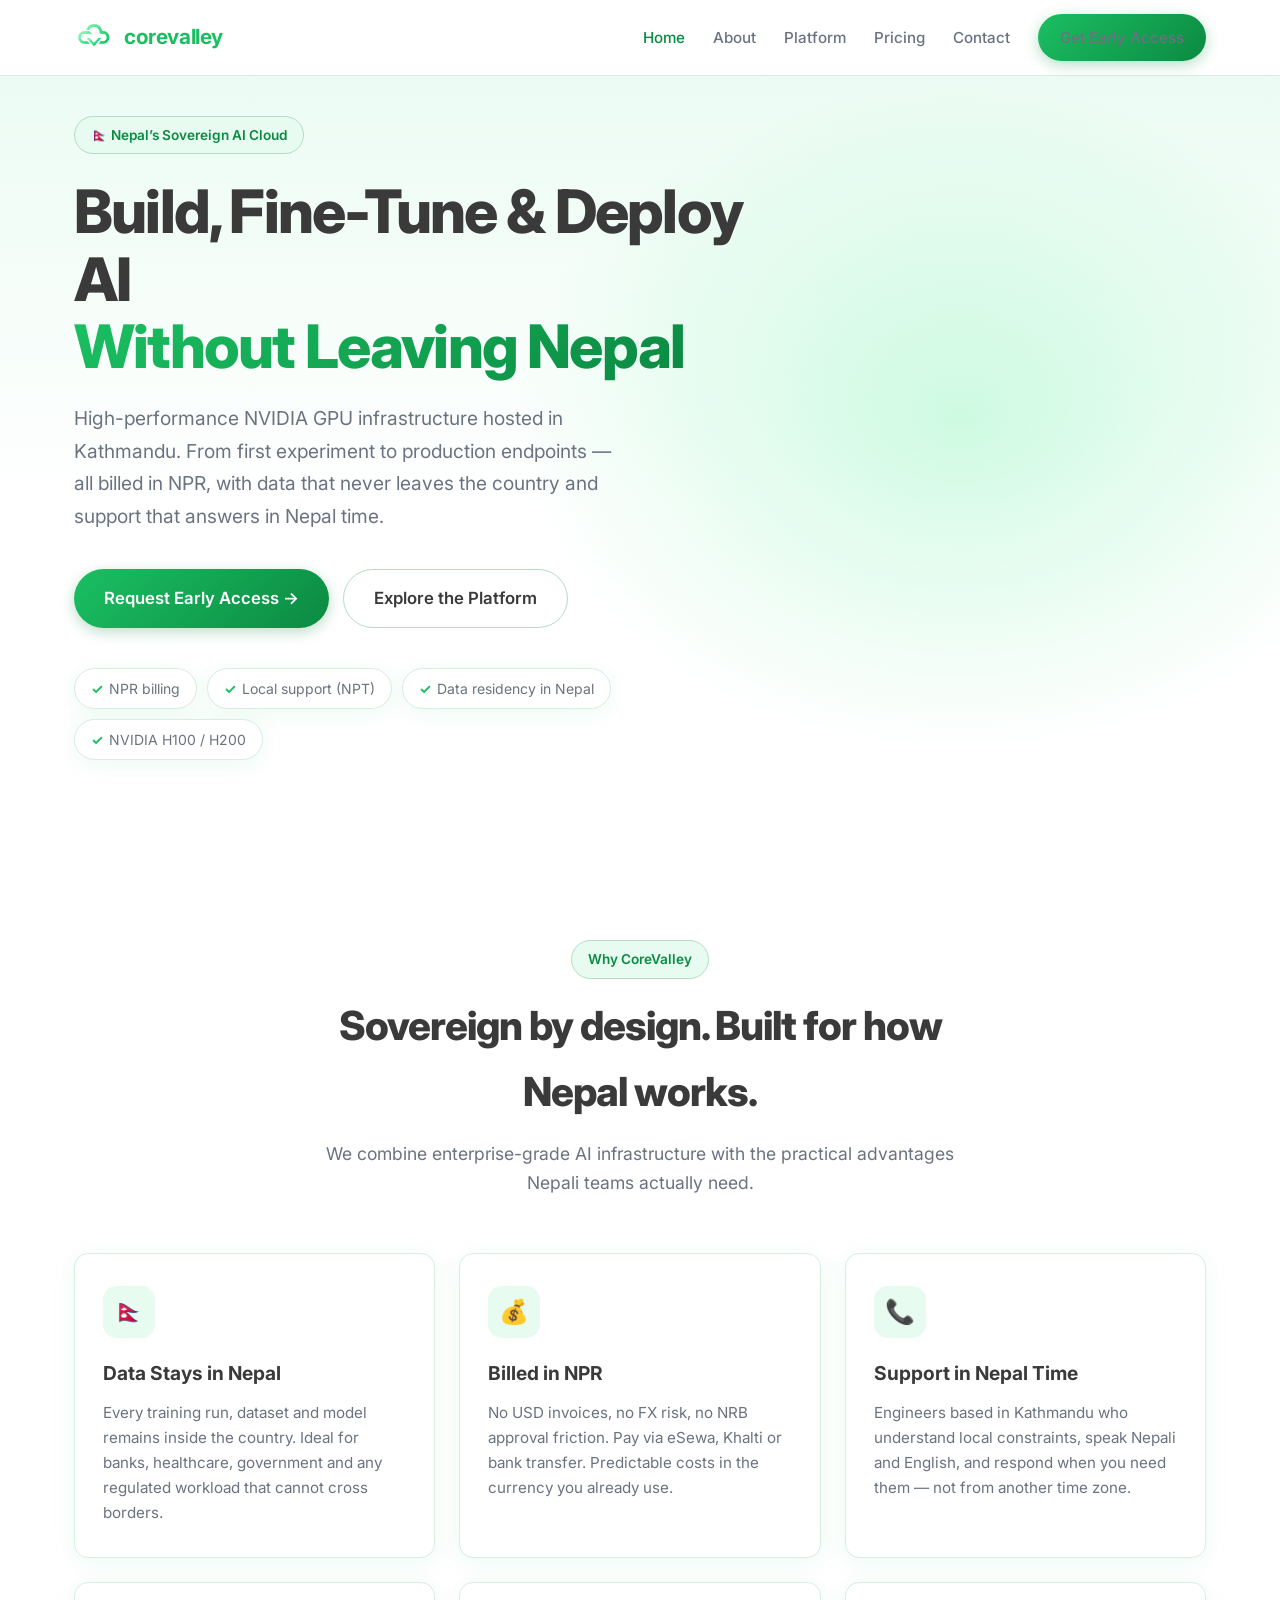
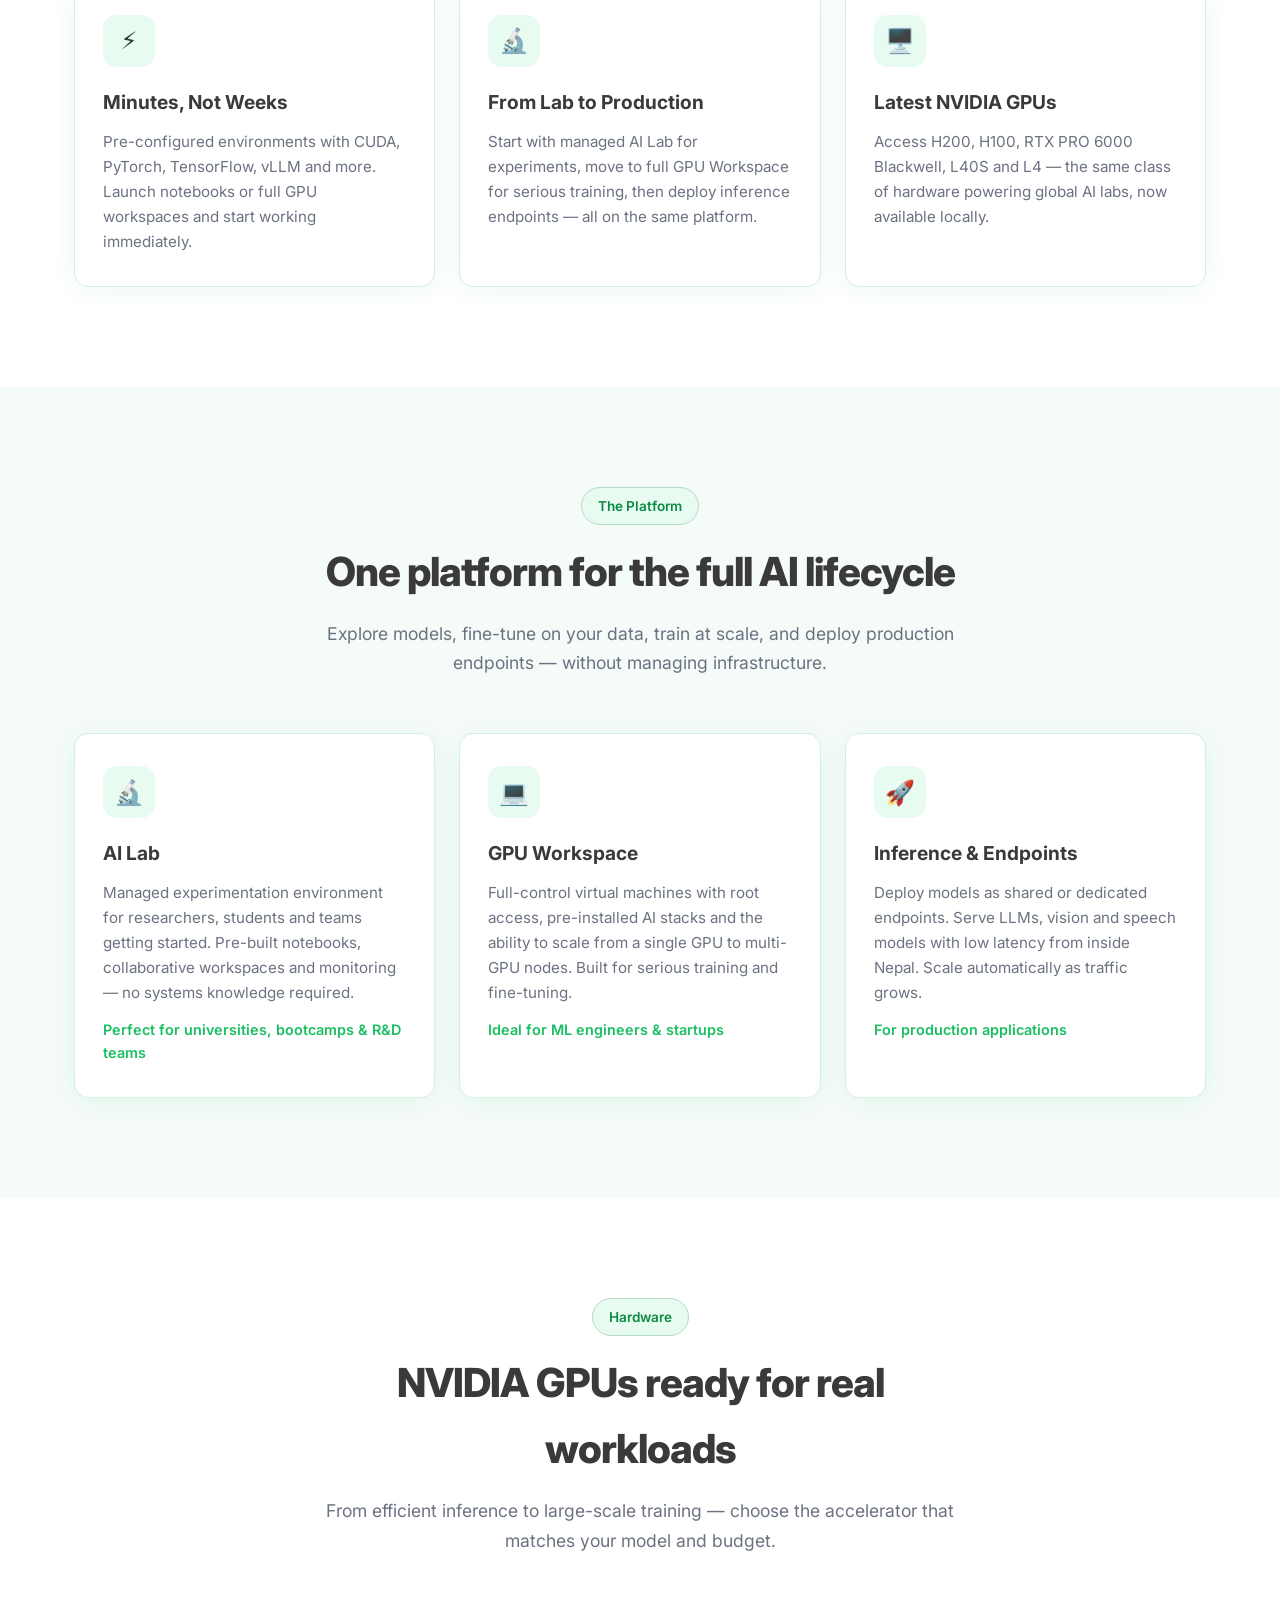
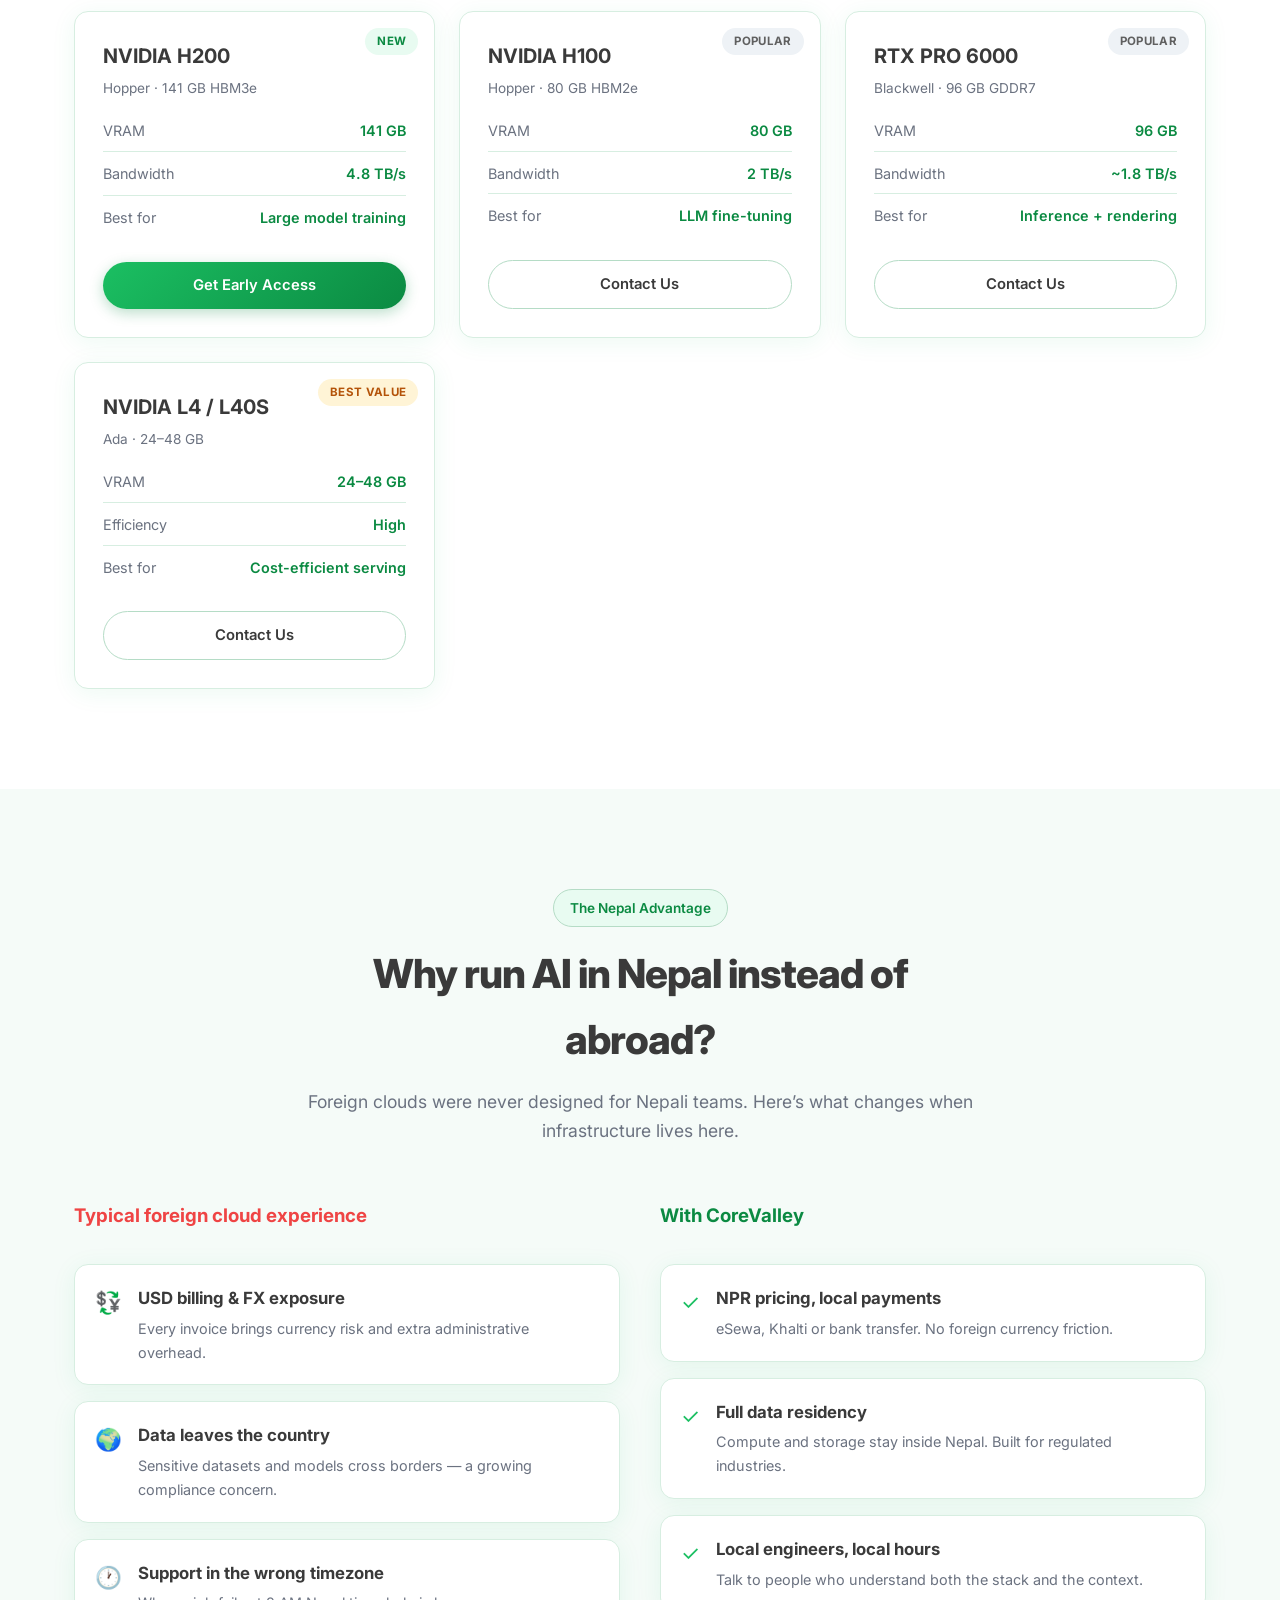
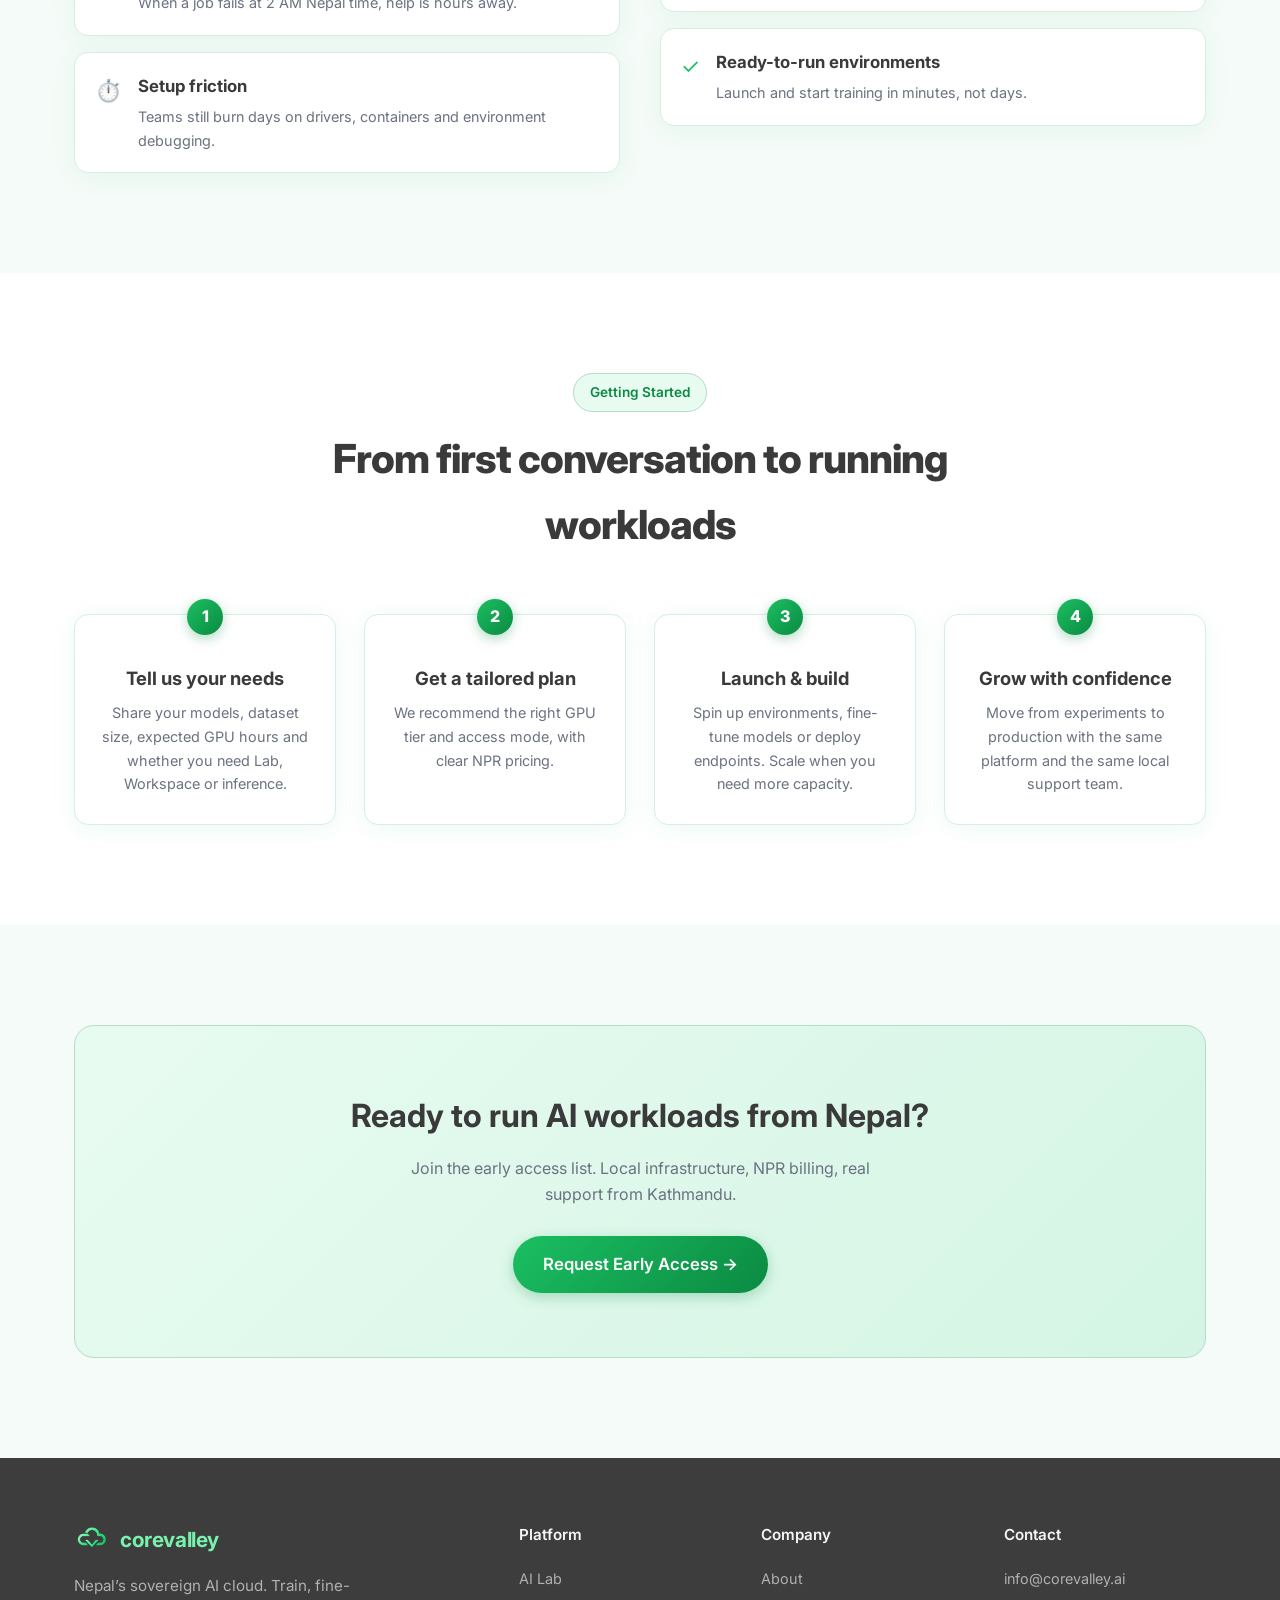
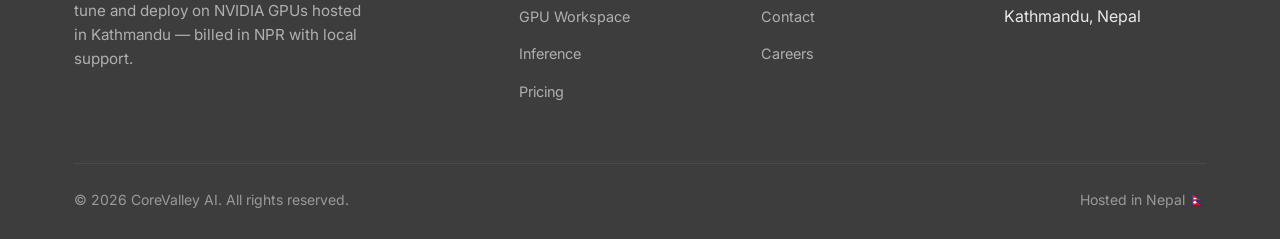
<file: index.html>
<!DOCTYPE html>
<html lang="en">
<head>
  <meta charset="UTF-8">
  <meta name="viewport" content="width=device-width, initial-scale=1.0">
  <title>CoreValley AI — Nepal’s Sovereign AI Cloud</title>
  <meta name="description" content="CoreValley AI is Nepal’s sovereign AI cloud. Train, fine-tune and deploy models on NVIDIA GPUs hosted in Kathmandu. Billed in NPR with local support.">
  <link rel="preconnect" href="https://fonts.googleapis.com">
  <link rel="preconnect" href="https://fonts.gstatic.com" crossorigin>
  <link href="https://fonts.googleapis.com/css2?family=Inter:wght@400;500;600;700;800&display=swap" rel="stylesheet">
  <link rel="stylesheet" href="css/style.css">
  <link rel="icon" href="images/logo.png" type="image/png">
</head>
<body>
  <header class="header">
    <div class="container nav">
      <a href="index.html" class="logo">
        <img src="images/logo.png" alt="CoreValley AI">
        <span>corevalley</span>
      </a>
      <nav class="nav-links">
        <a href="index.html" class="active">Home</a>
        <a href="about.html">About</a>
        <a href="services.html">Platform</a>
        <a href="pricing.html">Pricing</a>
        <a href="contact.html">Contact</a>
        <a href="contact.html" class="btn btn-primary">Get Early Access</a>
      </nav>
      <button class="menu-toggle" aria-label="Toggle menu">
        <span></span><span></span><span></span>
      </button>
    </div>
  </header>

  <!-- Hero -->
  <section class="hero">
    <div class="container">
      <div class="hero-content">
        <div class="badge">🇳🇵 Nepal’s Sovereign AI Cloud</div>
        <h1>
          Build, Fine-Tune & Deploy AI<br>
          <span class="highlight">Without Leaving Nepal</span>
        </h1>
        <p>
          High-performance NVIDIA GPU infrastructure hosted in Kathmandu. 
          From first experiment to production endpoints — all billed in NPR, 
          with data that never leaves the country and support that answers in Nepal time.
        </p>
        <div class="hero-cta">
          <a href="contact.html" class="btn btn-primary btn-lg">Request Early Access →</a>
          <a href="services.html" class="btn btn-outline btn-lg">Explore the Platform</a>
        </div>
        <div class="hero-features">
          <span>NPR billing</span>
          <span>Local support (NPT)</span>
          <span>Data residency in Nepal</span>
          <span>NVIDIA H100 / H200</span>
        </div>
      </div>
    </div>
  </section>

  <!-- Value props -->
  <section>
    <div class="container">
      <div class="section-header">
        <div class="badge">Why CoreValley</div>
        <h2>Sovereign by design. Built for how Nepal works.</h2>
        <p>We combine enterprise-grade AI infrastructure with the practical advantages Nepali teams actually need.</p>
      </div>
      <div class="features-grid">
        <div class="feature-card">
          <div class="feature-icon">🇳🇵</div>
          <h3>Data Stays in Nepal</h3>
          <p>Every training run, dataset and model remains inside the country. Ideal for banks, healthcare, government and any regulated workload that cannot cross borders.</p>
        </div>
        <div class="feature-card">
          <div class="feature-icon">💰</div>
          <h3>Billed in NPR</h3>
          <p>No USD invoices, no FX risk, no NRB approval friction. Pay via eSewa, Khalti or bank transfer. Predictable costs in the currency you already use.</p>
        </div>
        <div class="feature-card">
          <div class="feature-icon">📞</div>
          <h3>Support in Nepal Time</h3>
          <p>Engineers based in Kathmandu who understand local constraints, speak Nepali and English, and respond when you need them — not from another time zone.</p>
        </div>
        <div class="feature-card">
          <div class="feature-icon">⚡</div>
          <h3>Minutes, Not Weeks</h3>
          <p>Pre-configured environments with CUDA, PyTorch, TensorFlow, vLLM and more. Launch notebooks or full GPU workspaces and start working immediately.</p>
        </div>
        <div class="feature-card">
          <div class="feature-icon">🔬</div>
          <h3>From Lab to Production</h3>
          <p>Start with managed AI Lab for experiments, move to full GPU Workspace for serious training, then deploy inference endpoints — all on the same platform.</p>
        </div>
        <div class="feature-card">
          <div class="feature-icon">🖥️</div>
          <h3>Latest NVIDIA GPUs</h3>
          <p>Access H200, H100, RTX PRO 6000 Blackwell, L40S and L4 — the same class of hardware powering global AI labs, now available locally.</p>
        </div>
      </div>
    </div>
  </section>

  <!-- Platform overview -->
  <section class="bg-alt">
    <div class="container">
      <div class="section-header">
        <div class="badge">The Platform</div>
        <h2>One platform for the full AI lifecycle</h2>
        <p>Explore models, fine-tune on your data, train at scale, and deploy production endpoints — without managing infrastructure.</p>
      </div>
      <div class="features-grid" style="grid-template-columns: repeat(auto-fit, minmax(320px, 1fr));">
        <div class="feature-card">
          <div class="feature-icon">🔬</div>
          <h3>AI Lab</h3>
          <p>Managed experimentation environment for researchers, students and teams getting started. Pre-built notebooks, collaborative workspaces and monitoring — no systems knowledge required.</p>
          <p style="margin-top:12px;font-size:0.9rem;color:var(--primary);font-weight:600;">Perfect for universities, bootcamps & R&D teams</p>
        </div>
        <div class="feature-card">
          <div class="feature-icon">💻</div>
          <h3>GPU Workspace</h3>
          <p>Full-control virtual machines with root access, pre-installed AI stacks and the ability to scale from a single GPU to multi-GPU nodes. Built for serious training and fine-tuning.</p>
          <p style="margin-top:12px;font-size:0.9rem;color:var(--primary);font-weight:600;">Ideal for ML engineers & startups</p>
        </div>
        <div class="feature-card">
          <div class="feature-icon">🚀</div>
          <h3>Inference & Endpoints</h3>
          <p>Deploy models as shared or dedicated endpoints. Serve LLMs, vision and speech models with low latency from inside Nepal. Scale automatically as traffic grows.</p>
          <p style="margin-top:12px;font-size:0.9rem;color:var(--primary);font-weight:600;">For production applications</p>
        </div>
      </div>
    </div>
  </section>

  <!-- Hardware -->
  <section>
    <div class="container">
      <div class="section-header">
        <div class="badge">Hardware</div>
        <h2>NVIDIA GPUs ready for real workloads</h2>
        <p>From efficient inference to large-scale training — choose the accelerator that matches your model and budget.</p>
      </div>
      <div class="gpu-grid">
        <div class="gpu-card">
          <span class="tag new">New</span>
          <h3>NVIDIA H200</h3>
          <div class="arch">Hopper · 141 GB HBM3e</div>
          <div class="gpu-specs">
            <div><span>VRAM</span><span>141 GB</span></div>
            <div><span>Bandwidth</span><span>4.8 TB/s</span></div>
            <div><span>Best for</span><span>Large model training</span></div>
          </div>
          <a href="contact.html" class="btn btn-primary">Get Early Access</a>
        </div>
        <div class="gpu-card">
          <span class="tag popular">Popular</span>
          <h3>NVIDIA H100</h3>
          <div class="arch">Hopper · 80 GB HBM2e</div>
          <div class="gpu-specs">
            <div><span>VRAM</span><span>80 GB</span></div>
            <div><span>Bandwidth</span><span>2 TB/s</span></div>
            <div><span>Best for</span><span>LLM fine-tuning</span></div>
          </div>
          <a href="contact.html" class="btn btn-outline">Contact Us</a>
        </div>
        <div class="gpu-card">
          <span class="tag popular">Popular</span>
          <h3>RTX PRO 6000</h3>
          <div class="arch">Blackwell · 96 GB GDDR7</div>
          <div class="gpu-specs">
            <div><span>VRAM</span><span>96 GB</span></div>
            <div><span>Bandwidth</span><span>~1.8 TB/s</span></div>
            <div><span>Best for</span><span>Inference + rendering</span></div>
          </div>
          <a href="contact.html" class="btn btn-outline">Contact Us</a>
        </div>
        <div class="gpu-card">
          <span class="tag value">Best Value</span>
          <h3>NVIDIA L4 / L40S</h3>
          <div class="arch">Ada · 24–48 GB</div>
          <div class="gpu-specs">
            <div><span>VRAM</span><span>24–48 GB</span></div>
            <div><span>Efficiency</span><span>High</span></div>
            <div><span>Best for</span><span>Cost-efficient serving</span></div>
          </div>
          <a href="contact.html" class="btn btn-outline">Contact Us</a>
        </div>
      </div>
    </div>
  </section>

  <!-- Nepal advantage -->
  <section class="bg-alt">
    <div class="container">
      <div class="section-header">
        <div class="badge">The Nepal Advantage</div>
        <h2>Why run AI in Nepal instead of abroad?</h2>
        <p>Foreign clouds were never designed for Nepali teams. Here’s what changes when infrastructure lives here.</p>
      </div>
      <div class="two-col">
        <div class="problem-list">
          <h3 style="margin-bottom:16px;color:#ef4444;">Typical foreign cloud experience</h3>
          <div class="problem-item">
            <div class="icon">💱</div>
            <div>
              <h4>USD billing & FX exposure</h4>
              <p>Every invoice brings currency risk and extra administrative overhead.</p>
            </div>
          </div>
          <div class="problem-item">
            <div class="icon">🌍</div>
            <div>
              <h4>Data leaves the country</h4>
              <p>Sensitive datasets and models cross borders — a growing compliance concern.</p>
            </div>
          </div>
          <div class="problem-item">
            <div class="icon">🕐</div>
            <div>
              <h4>Support in the wrong timezone</h4>
              <p>When a job fails at 2 AM Nepal time, help is hours away.</p>
            </div>
          </div>
          <div class="problem-item">
            <div class="icon">⏱️</div>
            <div>
              <h4>Setup friction</h4>
              <p>Teams still burn days on drivers, containers and environment debugging.</p>
            </div>
          </div>
        </div>
        <div class="solution-list">
          <h3 style="margin-bottom:16px;color:#0B8A42;">With CoreValley</h3>
          <div class="solution-item">
            <div class="icon">✓</div>
            <div>
              <h4>NPR pricing, local payments</h4>
              <p>eSewa, Khalti or bank transfer. No foreign currency friction.</p>
            </div>
          </div>
          <div class="solution-item">
            <div class="icon">✓</div>
            <div>
              <h4>Full data residency</h4>
              <p>Compute and storage stay inside Nepal. Built for regulated industries.</p>
            </div>
          </div>
          <div class="solution-item">
            <div class="icon">✓</div>
            <div>
              <h4>Local engineers, local hours</h4>
              <p>Talk to people who understand both the stack and the context.</p>
            </div>
          </div>
          <div class="solution-item">
            <div class="icon">✓</div>
            <div>
              <h4>Ready-to-run environments</h4>
              <p>Launch and start training in minutes, not days.</p>
            </div>
          </div>
        </div>
      </div>
    </div>
  </section>

  <!-- How it works -->
  <section>
    <div class="container">
      <div class="section-header">
        <div class="badge">Getting Started</div>
        <h2>From first conversation to running workloads</h2>
      </div>
      <div class="steps">
        <div class="step">
          <h3>Tell us your needs</h3>
          <p>Share your models, dataset size, expected GPU hours and whether you need Lab, Workspace or inference.</p>
        </div>
        <div class="step">
          <h3>Get a tailored plan</h3>
          <p>We recommend the right GPU tier and access mode, with clear NPR pricing.</p>
        </div>
        <div class="step">
          <h3>Launch & build</h3>
          <p>Spin up environments, fine-tune models or deploy endpoints. Scale when you need more capacity.</p>
        </div>
        <div class="step">
          <h3>Grow with confidence</h3>
          <p>Move from experiments to production with the same platform and the same local support team.</p>
        </div>
      </div>
    </div>
  </section>

  <!-- CTA -->
  <section class="bg-alt">
    <div class="container">
      <div class="cta-banner">
        <h2>Ready to run AI workloads from Nepal?</h2>
        <p>Join the early access list. Local infrastructure, NPR billing, real support from Kathmandu.</p>
        <a href="contact.html" class="btn btn-primary btn-lg">Request Early Access →</a>
      </div>
    </div>
  </section>

  <footer class="footer">
    <div class="container">
      <div class="footer-grid">
        <div class="footer-brand">
          <a href="index.html" class="logo">
            <img src="images/logo.png" alt="CoreValley" style="height:36px">
            <span>corevalley</span>
          </a>
          <p>Nepal’s sovereign AI cloud. Train, fine-tune and deploy on NVIDIA GPUs hosted in Kathmandu — billed in NPR with local support.</p>
        </div>
        <div>
          <h4>Platform</h4>
          <ul>
            <li><a href="services.html">AI Lab</a></li>
            <li><a href="services.html">GPU Workspace</a></li>
            <li><a href="services.html">Inference</a></li>
            <li><a href="pricing.html">Pricing</a></li>
          </ul>
        </div>
        <div>
          <h4>Company</h4>
          <ul>
            <li><a href="about.html">About</a></li>
            <li><a href="contact.html">Contact</a></li>
            <li><a href="https://www.linkedin.com/company/corevalleyai/jobs/">Careers</a></li>
          </ul>
        </div>
        <div>
          <h4>Contact</h4>
          <ul>
            <li><a href="mailto:info@corevalley.ai">info@corevalley.ai</a></li>
            <li>Kathmandu, Nepal</li>
          </ul>
        </div>
      </div>
      <div class="footer-bottom">
        <span>© 2026 CoreValley AI. All rights reserved.</span>
        <span>Hosted in Nepal 🇳🇵</span>
      </div>
    </div>
  </footer>

  <script src="js/main.js"></script>
</body>
</html>
</file>
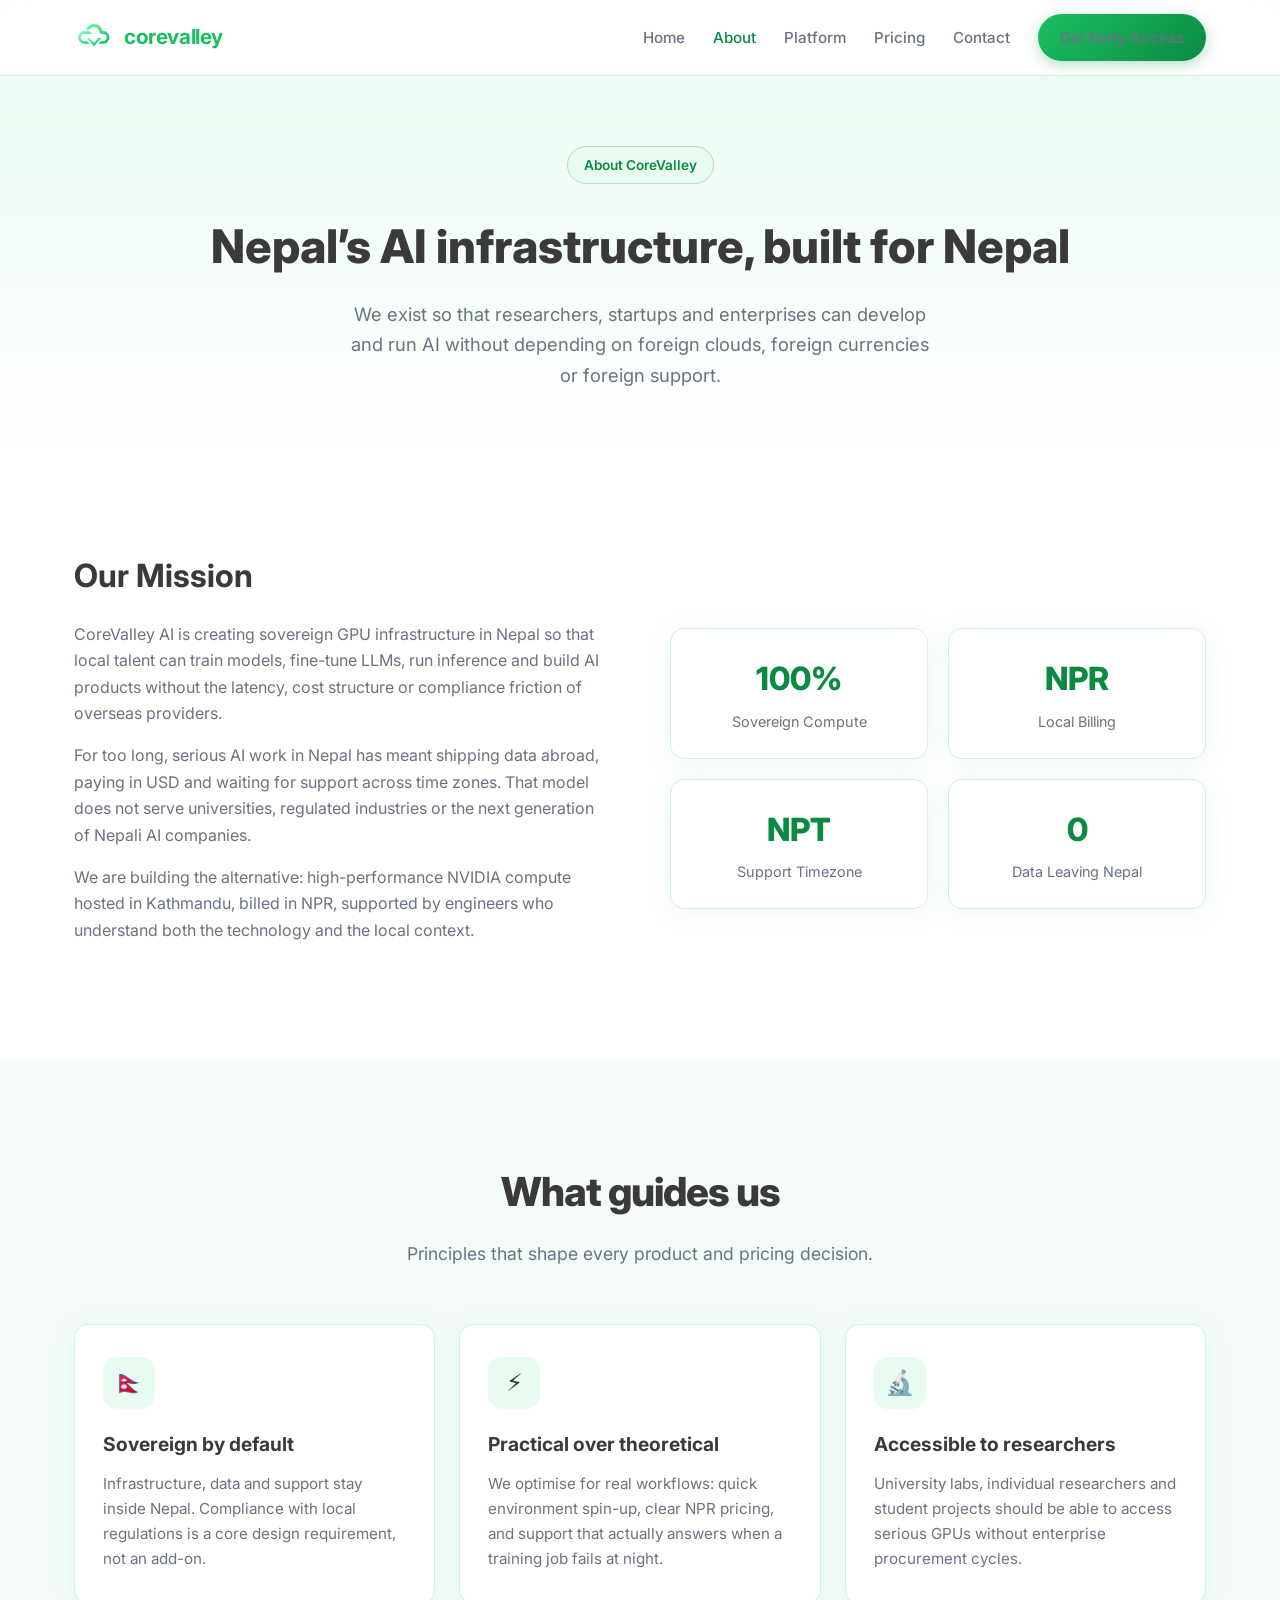
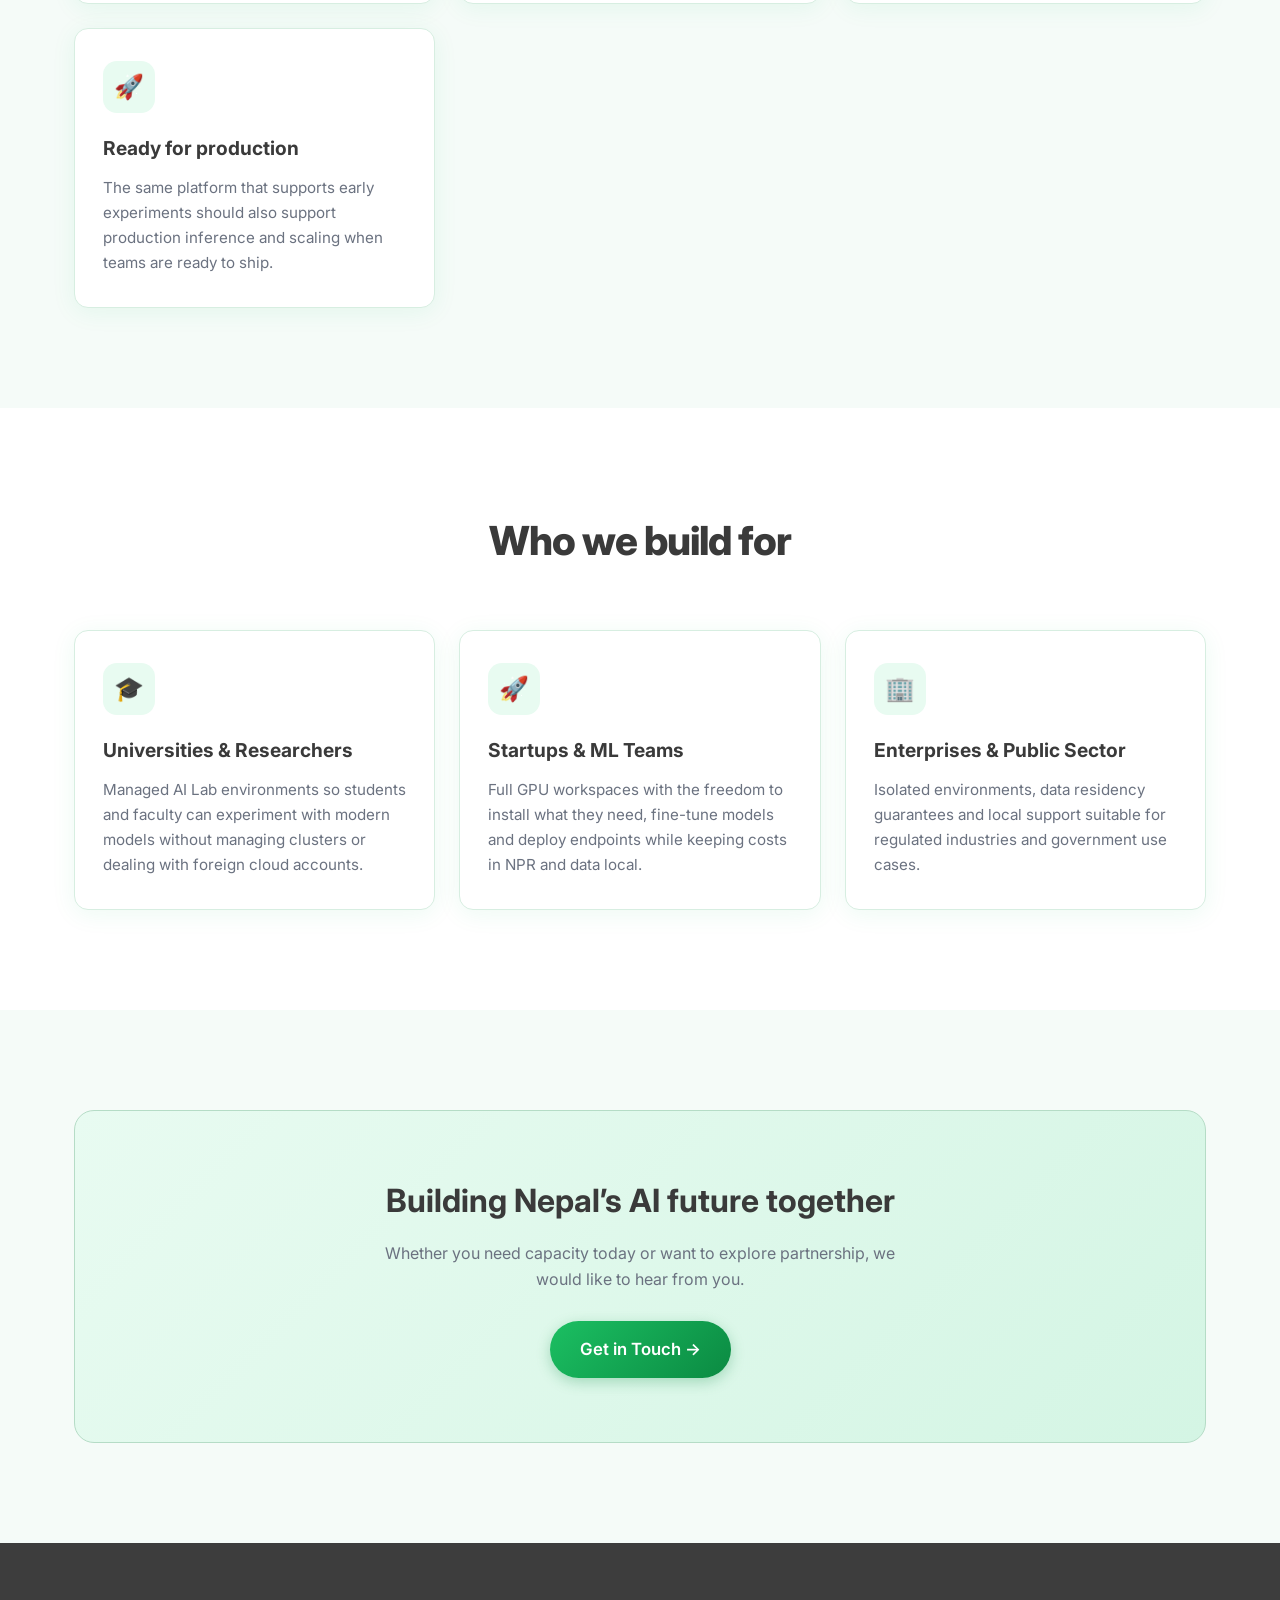
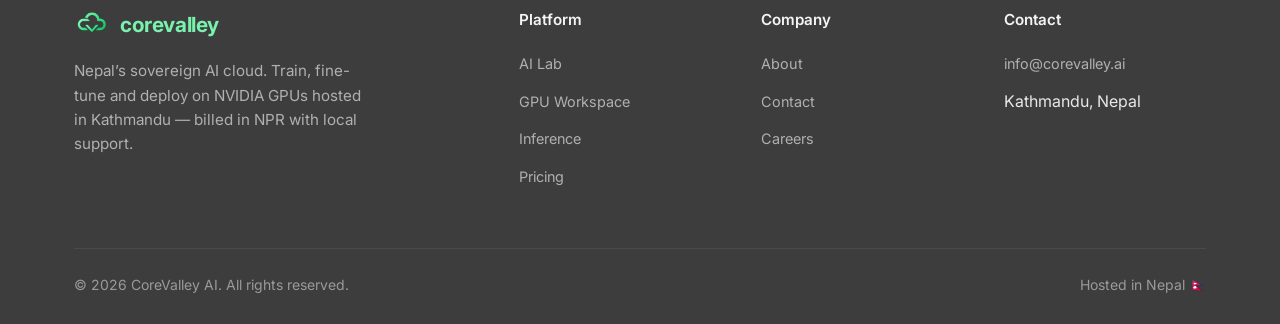
<file: about.html>
<!DOCTYPE html>
<html lang="en">
<head>
  <meta charset="UTF-8">
  <meta name="viewport" content="width=device-width, initial-scale=1.0">
  <title>About — CoreValley AI</title>
  <meta name="description" content="CoreValley AI is building Nepal’s sovereign AI cloud so researchers, startups and enterprises can train and deploy models without sending data abroad.">
  <link rel="preconnect" href="https://fonts.googleapis.com">
  <link rel="preconnect" href="https://fonts.gstatic.com" crossorigin>
  <link href="https://fonts.googleapis.com/css2?family=Inter:wght@400;500;600;700;800&display=swap" rel="stylesheet">
  <link rel="stylesheet" href="css/style.css">
  <link rel="icon" href="images/logo.png" type="image/png">
</head>
<body>
  <header class="header">
    <div class="container nav">
      <a href="index.html" class="logo">
        <img src="images/logo.png" alt="CoreValley AI">
        <span>corevalley</span>
      </a>
      <nav class="nav-links">
        <a href="index.html">Home</a>
        <a href="about.html" class="active">About</a>
        <a href="services.html">Platform</a>
        <a href="pricing.html">Pricing</a>
        <a href="contact.html">Contact</a>
        <a href="contact.html" class="btn btn-primary">Get Early Access</a>
      </nav>
      <button class="menu-toggle" aria-label="Toggle menu">
        <span></span><span></span><span></span>
      </button>
    </div>
  </header>

  <section class="page-hero">
    <div class="container">
      <div class="badge">About CoreValley</div>
      <h1>Nepal’s AI infrastructure, built for Nepal</h1>
      <p>We exist so that researchers, startups and enterprises can develop and run AI without depending on foreign clouds, foreign currencies or foreign support.</p>
    </div>
  </section>

  <section>
    <div class="container">
      <div class="about-content">
        <div class="about-text">
          <h2>Our Mission</h2>
          <p>
            CoreValley AI is creating sovereign GPU infrastructure in Nepal so that local talent can train models, fine-tune LLMs, run inference and build AI products without the latency, cost structure or compliance friction of overseas providers.
          </p>
          <p>
            For too long, serious AI work in Nepal has meant shipping data abroad, paying in USD and waiting for support across time zones. That model does not serve universities, regulated industries or the next generation of Nepali AI companies.
          </p>
          <p>
            We are building the alternative: high-performance NVIDIA compute hosted in Kathmandu, billed in NPR, supported by engineers who understand both the technology and the local context.
          </p>
        </div>
        <div class="stats">
          <div class="stat">
            <div class="number">100%</div>
            <div class="label">Sovereign Compute</div>
          </div>
          <div class="stat">
            <div class="number">NPR</div>
            <div class="label">Local Billing</div>
          </div>
          <div class="stat">
            <div class="number">NPT</div>
            <div class="label">Support Timezone</div>
          </div>
          <div class="stat">
            <div class="number">0</div>
            <div class="label">Data Leaving Nepal</div>
          </div>
        </div>
      </div>
    </div>
  </section>

  <section class="bg-alt">
    <div class="container">
      <div class="section-header">
        <h2>What guides us</h2>
        <p>Principles that shape every product and pricing decision.</p>
      </div>
      <div class="features-grid">
        <div class="feature-card">
          <div class="feature-icon">🇳🇵</div>
          <h3>Sovereign by default</h3>
          <p>Infrastructure, data and support stay inside Nepal. Compliance with local regulations is a core design requirement, not an add-on.</p>
        </div>
        <div class="feature-card">
          <div class="feature-icon">⚡</div>
          <h3>Practical over theoretical</h3>
          <p>We optimise for real workflows: quick environment spin-up, clear NPR pricing, and support that actually answers when a training job fails at night.</p>
        </div>
        <div class="feature-card">
          <div class="feature-icon">🔬</div>
          <h3>Accessible to researchers</h3>
          <p>University labs, individual researchers and student projects should be able to access serious GPUs without enterprise procurement cycles.</p>
        </div>
        <div class="feature-card">
          <div class="feature-icon">🚀</div>
          <h3>Ready for production</h3>
          <p>The same platform that supports early experiments should also support production inference and scaling when teams are ready to ship.</p>
        </div>
      </div>
    </div>
  </section>

  <section>
    <div class="container">
      <div class="section-header">
        <h2>Who we build for</h2>
      </div>
      <div class="features-grid">
        <div class="feature-card">
          <div class="feature-icon">🎓</div>
          <h3>Universities & Researchers</h3>
          <p>Managed AI Lab environments so students and faculty can experiment with modern models without managing clusters or dealing with foreign cloud accounts.</p>
        </div>
        <div class="feature-card">
          <div class="feature-icon">🚀</div>
          <h3>Startups & ML Teams</h3>
          <p>Full GPU workspaces with the freedom to install what they need, fine-tune models and deploy endpoints while keeping costs in NPR and data local.</p>
        </div>
        <div class="feature-card">
          <div class="feature-icon">🏢</div>
          <h3>Enterprises & Public Sector</h3>
          <p>Isolated environments, data residency guarantees and local support suitable for regulated industries and government use cases.</p>
        </div>
      </div>
    </div>
  </section>

  <section class="bg-alt">
    <div class="container">
      <div class="cta-banner">
        <h2>Building Nepal’s AI future together</h2>
        <p>Whether you need capacity today or want to explore partnership, we would like to hear from you.</p>
        <a href="contact.html" class="btn btn-primary btn-lg">Get in Touch →</a>
      </div>
    </div>
  </section>

  <footer class="footer">
    <div class="container">
      <div class="footer-grid">
        <div class="footer-brand">
          <a href="index.html" class="logo">
            <img src="images/logo.png" alt="CoreValley" style="height:36px">
            <span>corevalley</span>
          </a>
          <p>Nepal’s sovereign AI cloud. Train, fine-tune and deploy on NVIDIA GPUs hosted in Kathmandu — billed in NPR with local support.</p>
        </div>
        <div>
          <h4>Platform</h4>
          <ul>
            <li><a href="services.html">AI Lab</a></li>
            <li><a href="services.html">GPU Workspace</a></li>
            <li><a href="services.html">Inference</a></li>
            <li><a href="pricing.html">Pricing</a></li>
          </ul>
        </div>
        <div>
          <h4>Company</h4>
          <ul>
            <li><a href="about.html">About</a></li>
            <li><a href="contact.html">Contact</a></li>
            <li><a href="https://www.linkedin.com/company/corevalleyai/jobs/">Careers</a></li>
          </ul>
        </div>
        <div>
          <h4>Contact</h4>
          <ul>
            <li><a href="mailto:info@corevalley.ai">info@corevalley.ai</a></li>
            <li>Kathmandu, Nepal</li>
          </ul>
        </div>
      </div>
      <div class="footer-bottom">
        <span>© 2026 CoreValley AI. All rights reserved.</span>
        <span>Hosted in Nepal 🇳🇵</span>
      </div>
    </div>
  </footer>

  <script src="js/main.js"></script>
</body>
</html>
</file>
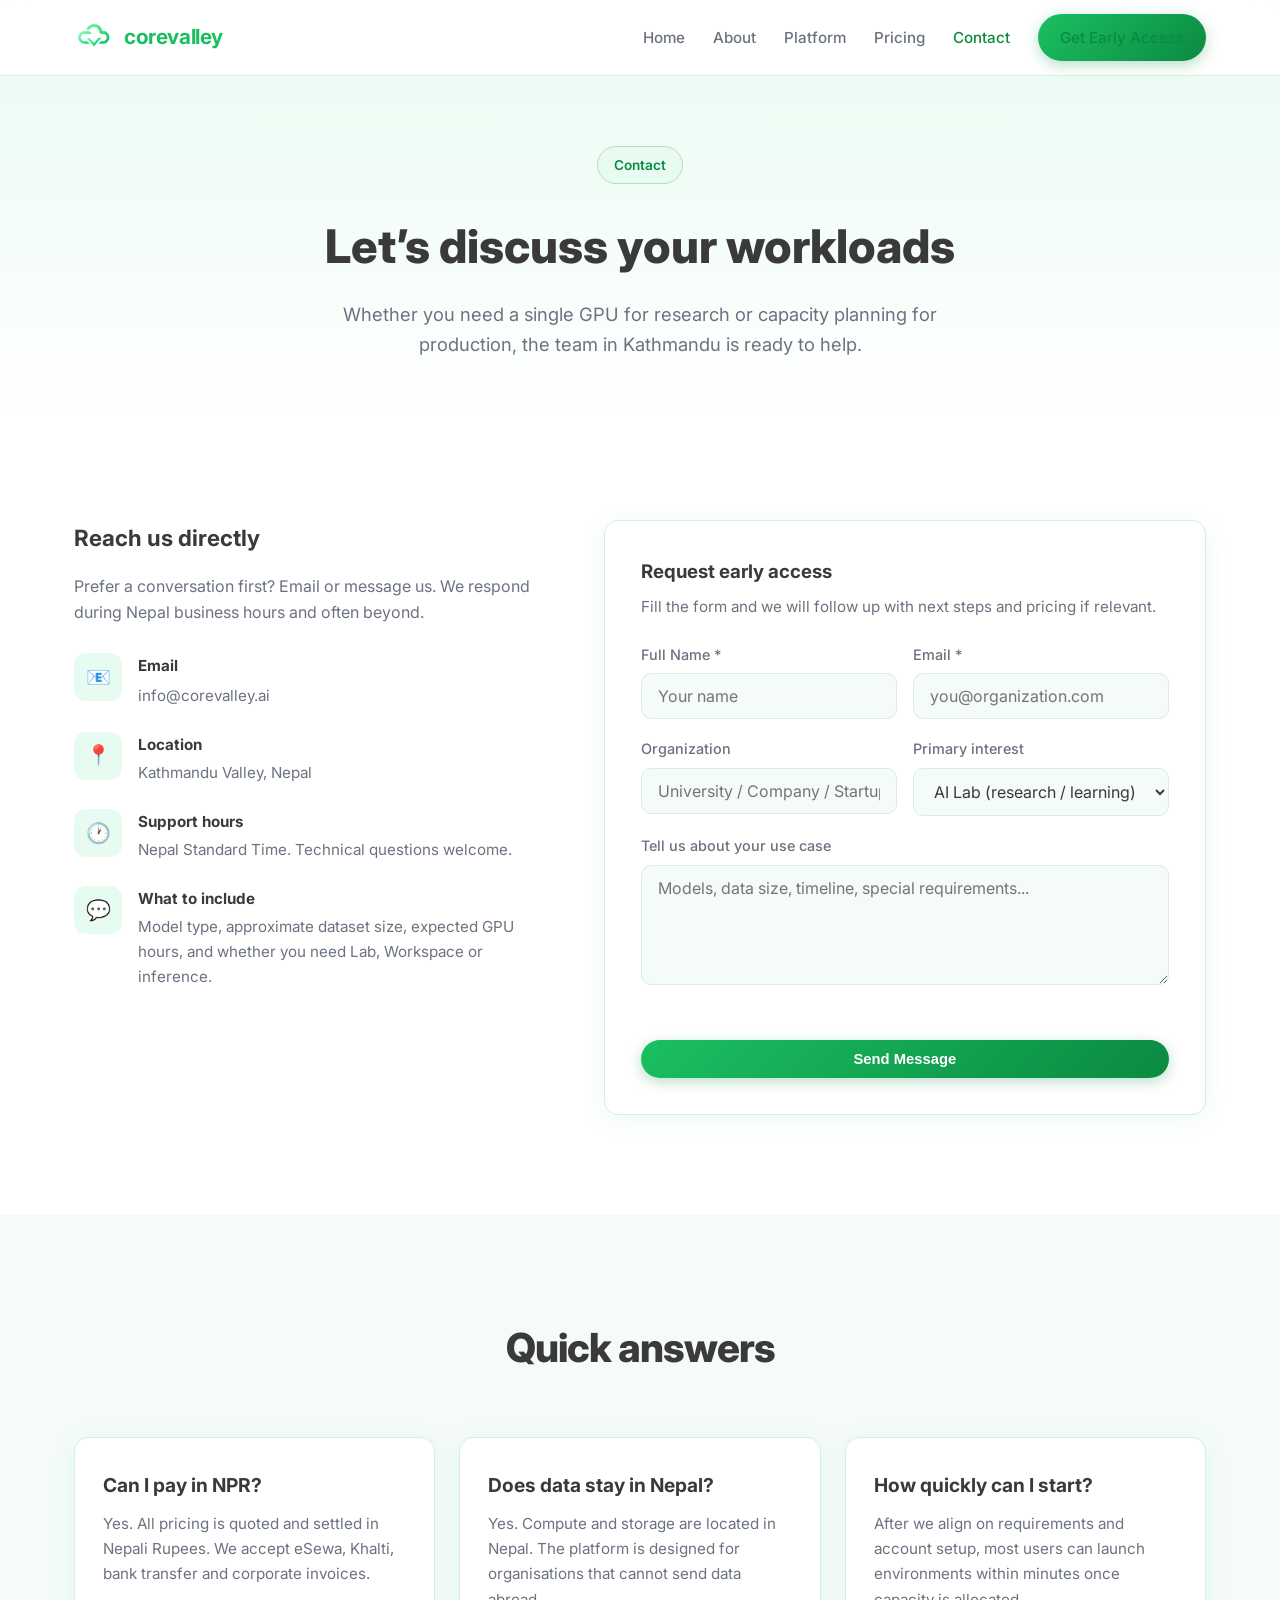
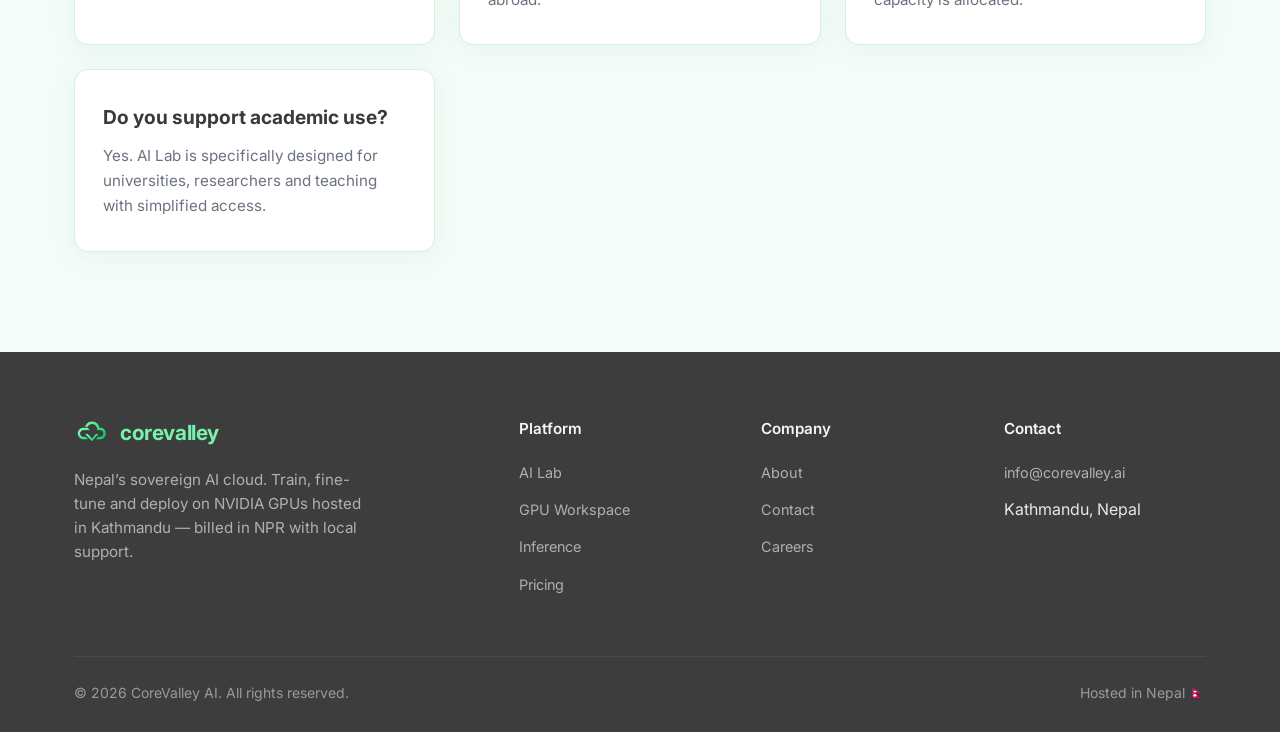
<file: contact.html>
<!DOCTYPE html>
<html lang="en">
<head>
  <meta charset="UTF-8">
  <meta name="viewport" content="width=device-width, initial-scale=1.0">
  <title>Contact — CoreValley AI</title>
  <meta name="description" content="Contact CoreValley AI for early access, quotes or partnership. Based in Kathmandu, Nepal.">
  <link rel="preconnect" href="https://fonts.googleapis.com">
  <link rel="preconnect" href="https://fonts.gstatic.com" crossorigin>
  <link href="https://fonts.googleapis.com/css2?family=Inter:wght@400;500;600;700;800&display=swap" rel="stylesheet">
  <link rel="stylesheet" href="css/style.css">
  <link rel="icon" href="images/logo.png" type="image/png">
</head>
<body>
  <header class="header">
    <div class="container nav">
      <a href="index.html" class="logo">
        <img src="images/logo.png" alt="CoreValley AI">
        <span>corevalley</span>
      </a>
      <nav class="nav-links">
        <a href="index.html">Home</a>
        <a href="about.html">About</a>
        <a href="services.html">Platform</a>
        <a href="pricing.html">Pricing</a>
        <a href="contact.html" class="active">Contact</a>
        <a href="contact.html" class="btn btn-primary">Get Early Access</a>
      </nav>
      <button class="menu-toggle" aria-label="Toggle menu">
        <span></span><span></span><span></span>
      </button>
    </div>
  </header>

  <section class="page-hero">
    <div class="container">
      <div class="badge">Contact</div>
      <h1>Let’s discuss your workloads</h1>
      <p>Whether you need a single GPU for research or capacity planning for production, the team in Kathmandu is ready to help.</p>
    </div>
  </section>

  <section>
    <div class="container">
      <div class="contact-grid">
        <div class="contact-info">
          <h3>Reach us directly</h3>
          <p style="color:var(--text-muted);margin-bottom:28px;">
            Prefer a conversation first? Email or message us. We respond during Nepal business hours and often beyond.
          </p>

          <div class="contact-item">
            <div class="icon">📧</div>
            <div>
              <h4>Email</h4>
              <a href="mailto:info@corevalley.ai">info@corevalley.ai</a>
            </div>
          </div>

          <div class="contact-item">
            <div class="icon">📍</div>
            <div>
              <h4>Location</h4>
              <p>Kathmandu Valley, Nepal</p>
            </div>
          </div>

          <div class="contact-item">
            <div class="icon">🕐</div>
            <div>
              <h4>Support hours</h4>
              <p>Nepal Standard Time. Technical questions welcome.</p>
            </div>
          </div>

          <div class="contact-item">
            <div class="icon">💬</div>
            <div>
              <h4>What to include</h4>
              <p>Model type, approximate dataset size, expected GPU hours, and whether you need Lab, Workspace or inference.</p>
            </div>
          </div>
        </div>

        <div class="contact-form">
          <h3 style="margin-bottom:6px;">Request early access</h3>
          <p style="color:var(--text-muted);font-size:0.95rem;margin-bottom:24px;">Fill the form and we will follow up with next steps and pricing if relevant.</p>

          <!--email_off-->
          <form id="contactForm" action="https://formsubmit.co/info&#64;corevalley.ai" method="POST" enctype="application/x-www-form-urlencoded" accept-charset="UTF-8">
            <input type="hidden" name="_method" value="POST">
            <input type="hidden" name="_subject" value="CoreValley AI — new website enquiry">
            <input type="hidden" name="_template" value="table">
            <input type="hidden" name="_captcha" value="false">
            <input type="hidden" name="_next" value="contact.html?sent=1">
            <input type="text" name="_honey" style="display:none" tabindex="-1" autocomplete="off">

            <div class="form-row">
              <div class="form-group">
                <label for="name">Full Name *</label>
                <input type="text" id="name" name="name" required placeholder="Your name">
              </div>
              <div class="form-group">
                <label for="email">Email *</label>
                <input type="email" id="email" name="email" required placeholder="you@organization.com">
              </div>
            </div>

            <div class="form-row">
              <div class="form-group">
                <label for="org">Organization</label>
                <input type="text" id="org" name="organization" placeholder="University / Company / Startup">
              </div>
              <div class="form-group">
                <label for="interest">Primary interest</label>
                <select id="interest" name="interest">
                  <option value="ai-lab">AI Lab (research / learning)</option>
                  <option value="workspace">GPU Workspace (training / fine-tuning)</option>
                  <option value="inference">Inference / Endpoints</option>
                  <option value="custom">Custom / Enterprise</option>
                  <option value="other">Just exploring</option>
                </select>
              </div>
            </div>

            <div class="form-group">
              <label for="workload">Tell us about your use case</label>
              <textarea id="workload" name="message" required placeholder="Models, data size, timeline, special requirements..."></textarea>
            </div>

            <p id="formStatus" class="form-status" role="status" aria-live="polite"></p>
            <button type="submit" class="btn btn-primary" style="width:100%;">Send Message</button>
          </form>
          <!--email_on-->
        </div>
      </div>
    </div>
  </section>

  <section class="bg-alt">
    <div class="container">
      <div class="section-header">
        <h2>Quick answers</h2>
      </div>
      <div class="features-grid">
        <div class="feature-card">
          <h3>Can I pay in NPR?</h3>
          <p>Yes. All pricing is quoted and settled in Nepali Rupees. We accept eSewa, Khalti, bank transfer and corporate invoices.</p>
        </div>
        <div class="feature-card">
          <h3>Does data stay in Nepal?</h3>
          <p>Yes. Compute and storage are located in Nepal. The platform is designed for organisations that cannot send data abroad.</p>
        </div>
        <div class="feature-card">
          <h3>How quickly can I start?</h3>
          <p>After we align on requirements and account setup, most users can launch environments within minutes once capacity is allocated.</p>
        </div>
        <div class="feature-card">
          <h3>Do you support academic use?</h3>
          <p>Yes. AI Lab is specifically designed for universities, researchers and teaching with simplified access.</p>
        </div>
      </div>
    </div>
  </section>

  <footer class="footer">
    <div class="container">
      <div class="footer-grid">
        <div class="footer-brand">
          <a href="index.html" class="logo">
            <img src="images/logo.png" alt="CoreValley" style="height:36px">
            <span>corevalley</span>
          </a>
          <p>Nepal’s sovereign AI cloud. Train, fine-tune and deploy on NVIDIA GPUs hosted in Kathmandu — billed in NPR with local support.</p>
        </div>
        <div>
          <h4>Platform</h4>
          <ul>
            <li><a href="services.html">AI Lab</a></li>
            <li><a href="services.html">GPU Workspace</a></li>
            <li><a href="services.html">Inference</a></li>
            <li><a href="pricing.html">Pricing</a></li>
          </ul>
        </div>
        <div>
          <h4>Company</h4>
          <ul>
            <li><a href="about.html">About</a></li>
            <li><a href="contact.html">Contact</a></li>
            <li><a href="https://www.linkedin.com/company/corevalleyai/jobs/">Careers</a></li>
          </ul>
        </div>
        <div>
          <h4>Contact</h4>
          <ul>
            <li><a href="mailto:info@corevalley.ai">info@corevalley.ai</a></li>
            <li>Kathmandu, Nepal</li>
          </ul>
        </div>
      </div>
      <div class="footer-bottom">
        <span>© 2026 CoreValley AI. All rights reserved.</span>
        <span>Hosted in Nepal 🇳🇵</span>
      </div>
    </div>
  </footer>

  <script src="js/main.js"></script>
</body>
</html>
</file>
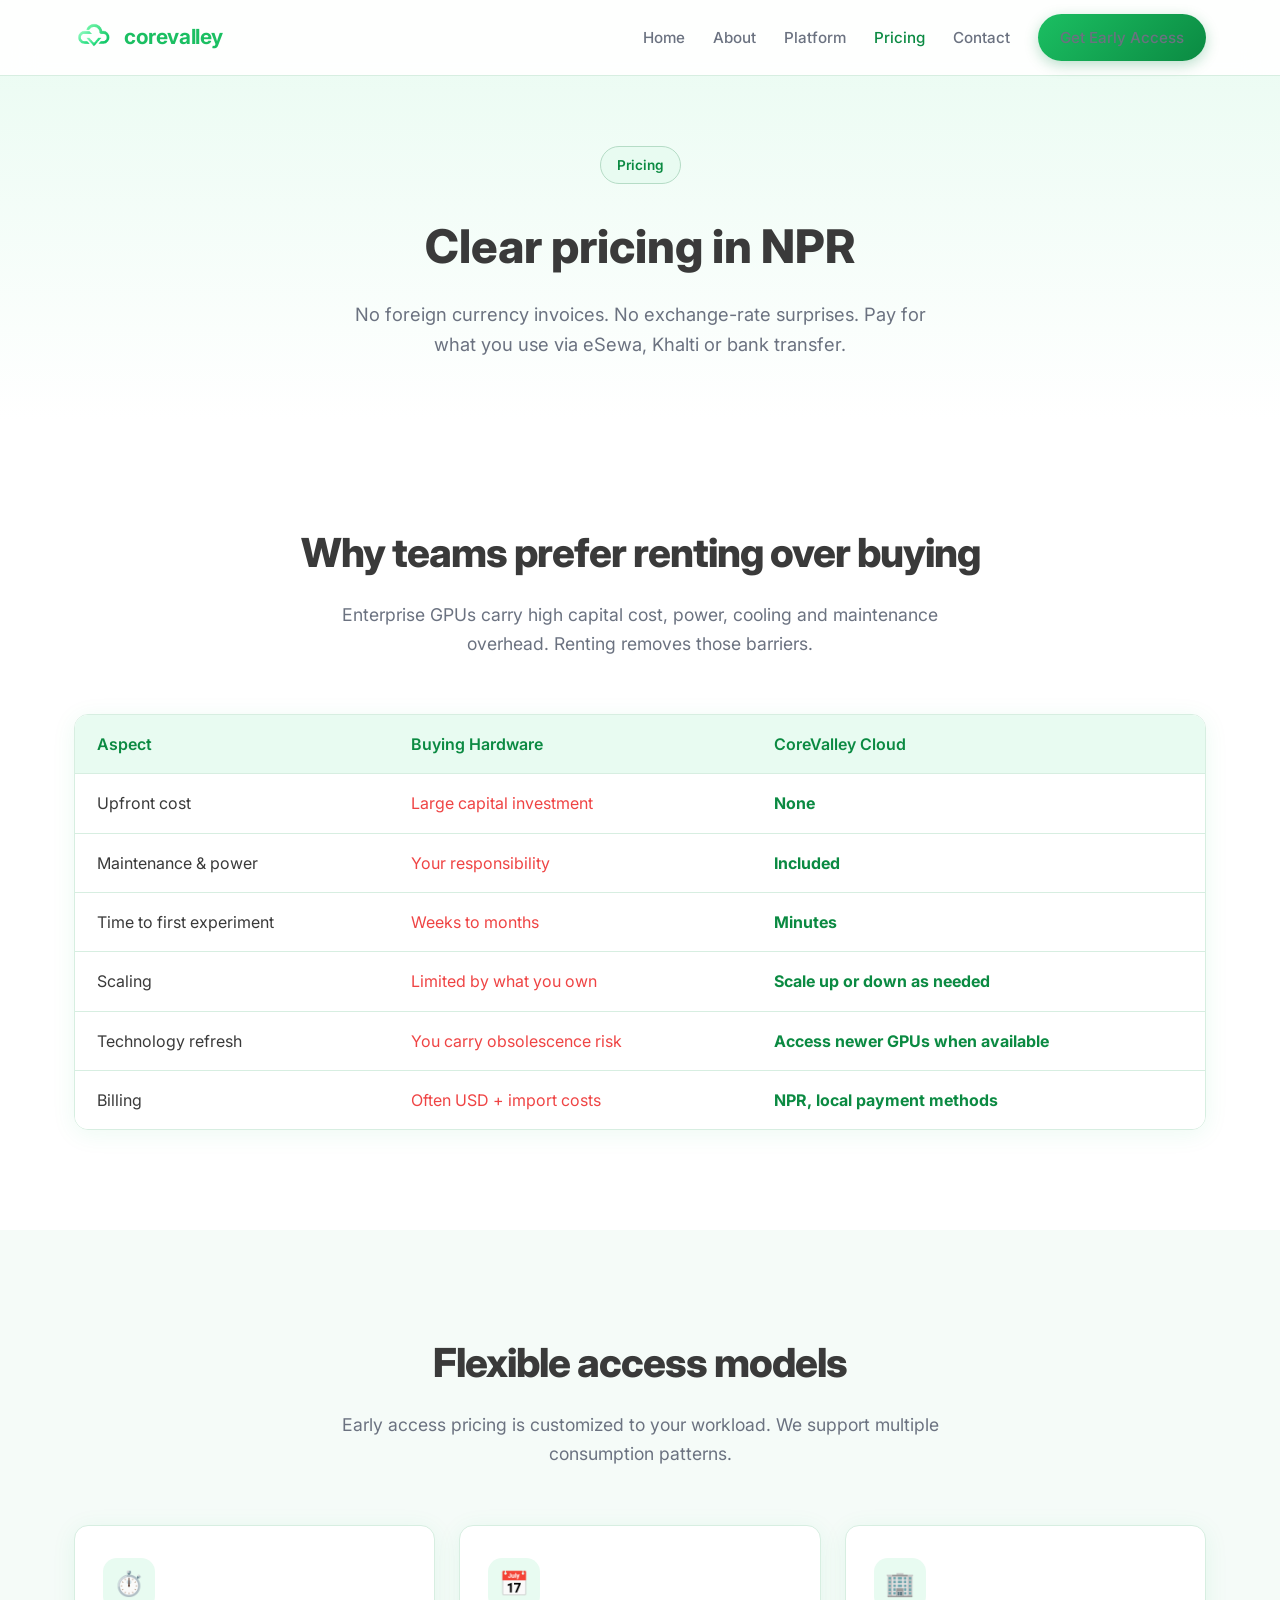
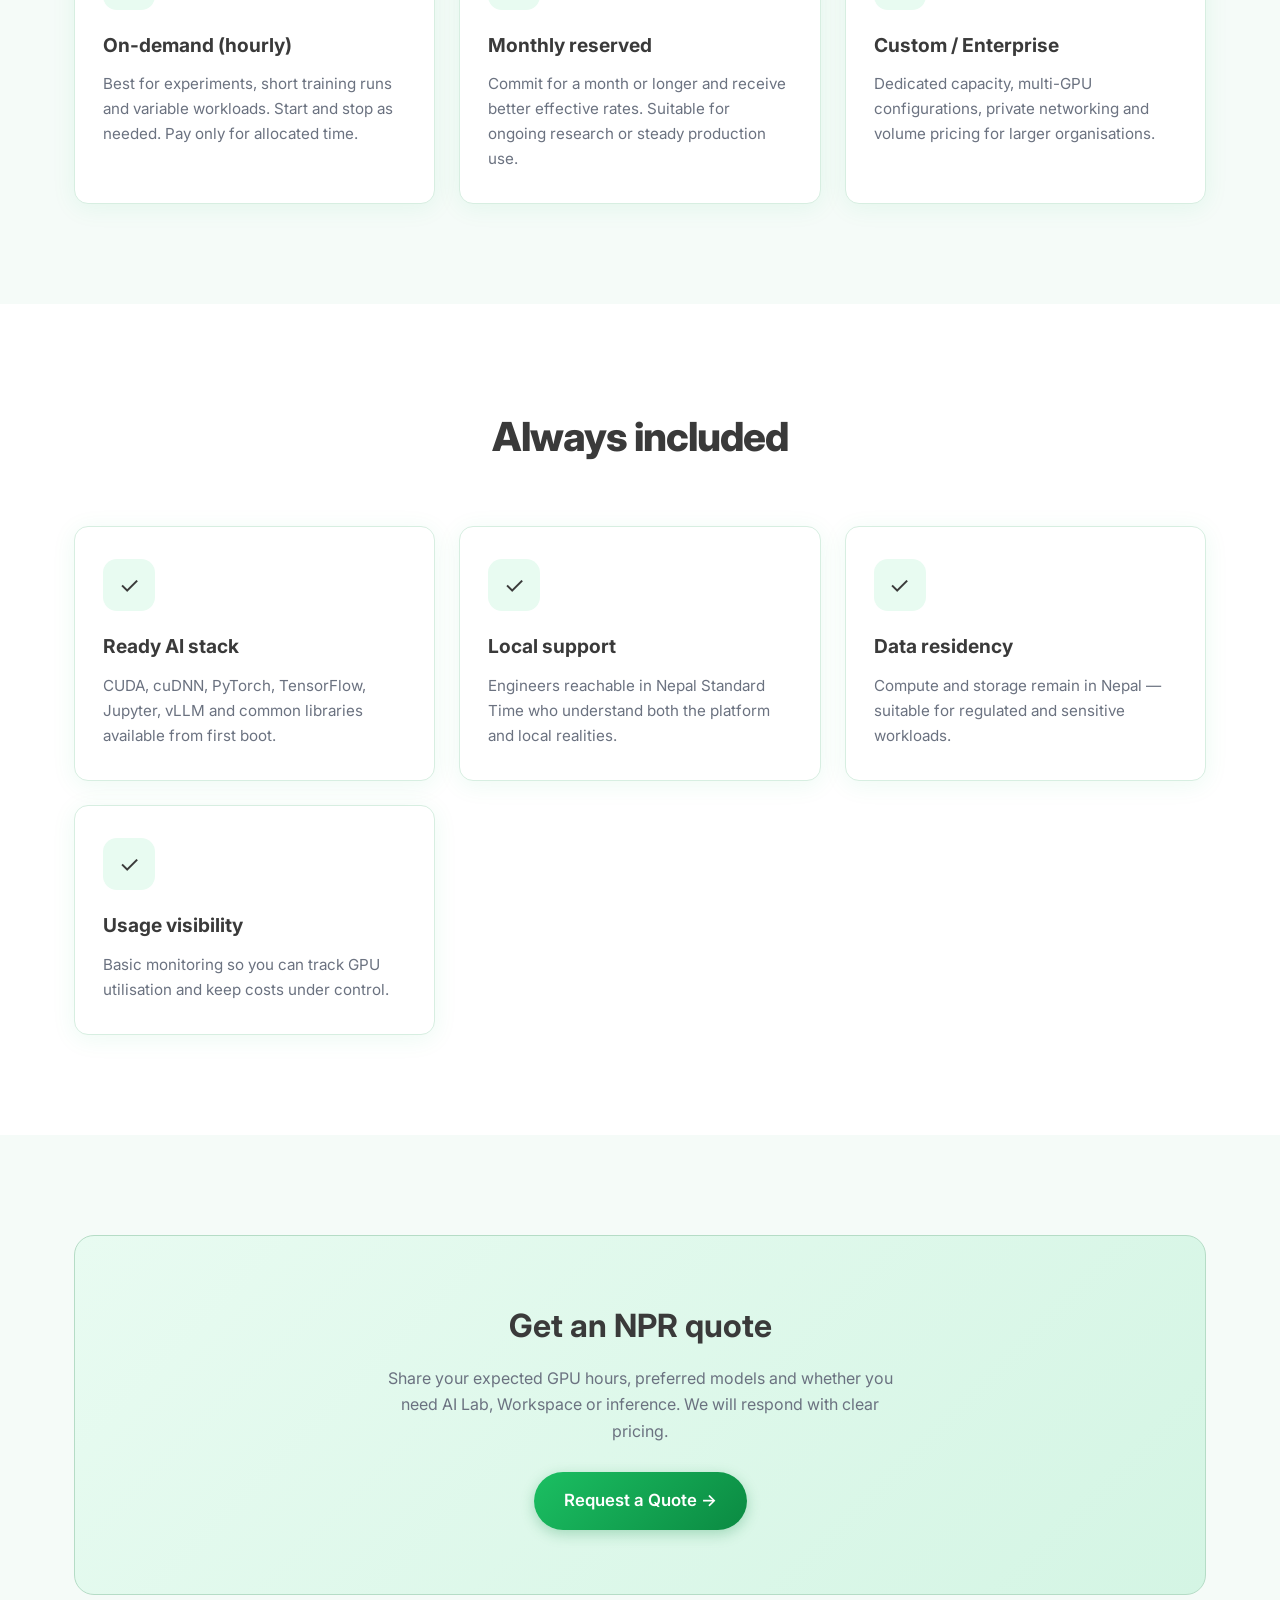
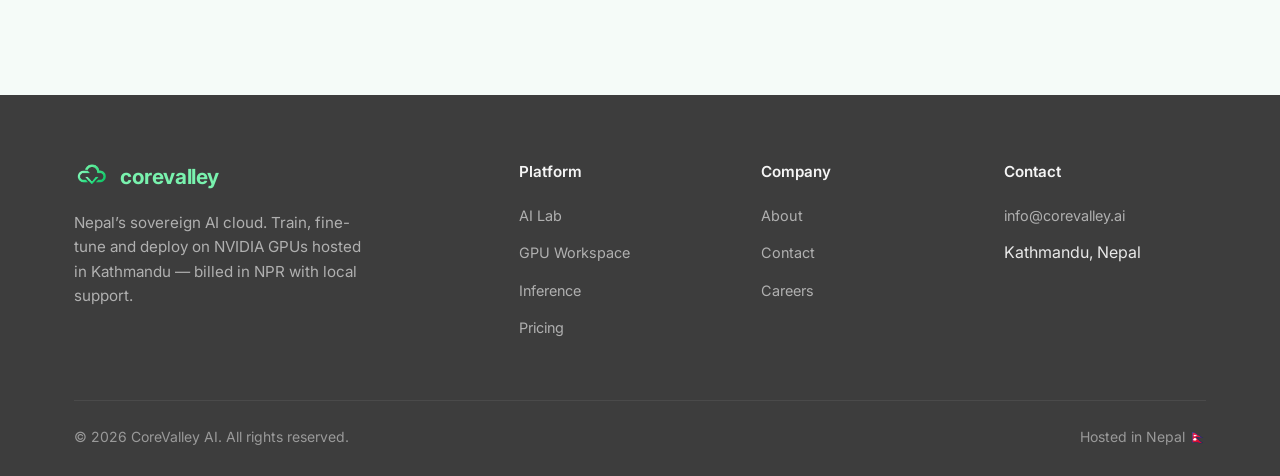
<file: pricing.html>
<!DOCTYPE html>
<html lang="en">
<head>
  <meta charset="UTF-8">
  <meta name="viewport" content="width=device-width, initial-scale=1.0">
  <title>Pricing — CoreValley AI</title>
  <meta name="description" content="Transparent NPR pricing for CoreValley AI. Hourly, monthly and custom plans. No USD, no FX risk.">
  <link rel="preconnect" href="https://fonts.googleapis.com">
  <link rel="preconnect" href="https://fonts.gstatic.com" crossorigin>
  <link href="https://fonts.googleapis.com/css2?family=Inter:wght@400;500;600;700;800&display=swap" rel="stylesheet">
  <link rel="stylesheet" href="css/style.css">
  <link rel="icon" href="images/logo.png" type="image/png">
</head>
<body>
  <header class="header">
    <div class="container nav">
      <a href="index.html" class="logo">
        <img src="images/logo.png" alt="CoreValley AI">
        <span>corevalley</span>
      </a>
      <nav class="nav-links">
        <a href="index.html">Home</a>
        <a href="about.html">About</a>
        <a href="services.html">Platform</a>
        <a href="pricing.html" class="active">Pricing</a>
        <a href="contact.html">Contact</a>
        <a href="contact.html" class="btn btn-primary">Get Early Access</a>
      </nav>
      <button class="menu-toggle" aria-label="Toggle menu">
        <span></span><span></span><span></span>
      </button>
    </div>
  </header>

  <section class="page-hero">
    <div class="container">
      <div class="badge">Pricing</div>
      <h1>Clear pricing in NPR</h1>
      <p>No foreign currency invoices. No exchange-rate surprises. Pay for what you use via eSewa, Khalti or bank transfer.</p>
    </div>
  </section>

  <section>
    <div class="container">
      <div class="section-header">
        <h2>Why teams prefer renting over buying</h2>
        <p>Enterprise GPUs carry high capital cost, power, cooling and maintenance overhead. Renting removes those barriers.</p>
      </div>
      <div class="comparison">
        <table>
          <thead>
            <tr>
              <th>Aspect</th>
              <th>Buying Hardware</th>
              <th>CoreValley Cloud</th>
            </tr>
          </thead>
          <tbody>
            <tr>
              <td>Upfront cost</td>
              <td class="cross">Large capital investment</td>
              <td class="check">None</td>
            </tr>
            <tr>
              <td>Maintenance & power</td>
              <td class="cross">Your responsibility</td>
              <td class="check">Included</td>
            </tr>
            <tr>
              <td>Time to first experiment</td>
              <td class="cross">Weeks to months</td>
              <td class="check">Minutes</td>
            </tr>
            <tr>
              <td>Scaling</td>
              <td class="cross">Limited by what you own</td>
              <td class="check">Scale up or down as needed</td>
            </tr>
            <tr>
              <td>Technology refresh</td>
              <td class="cross">You carry obsolescence risk</td>
              <td class="check">Access newer GPUs when available</td>
            </tr>
            <tr>
              <td>Billing</td>
              <td class="cross">Often USD + import costs</td>
              <td class="check">NPR, local payment methods</td>
            </tr>
          </tbody>
        </table>
      </div>
    </div>
  </section>

  <section class="bg-alt">
    <div class="container">
      <div class="section-header">
        <h2>Flexible access models</h2>
        <p>Early access pricing is customized to your workload. We support multiple consumption patterns.</p>
      </div>
      <div class="features-grid">
        <div class="feature-card">
          <div class="feature-icon">⏱️</div>
          <h3>On-demand (hourly)</h3>
          <p>Best for experiments, short training runs and variable workloads. Start and stop as needed. Pay only for allocated time.</p>
        </div>
        <div class="feature-card">
          <div class="feature-icon">📅</div>
          <h3>Monthly reserved</h3>
          <p>Commit for a month or longer and receive better effective rates. Suitable for ongoing research or steady production use.</p>
        </div>
        <div class="feature-card">
          <div class="feature-icon">🏢</div>
          <h3>Custom / Enterprise</h3>
          <p>Dedicated capacity, multi-GPU configurations, private networking and volume pricing for larger organisations.</p>
        </div>
      </div>
    </div>
  </section>

  <section>
    <div class="container">
      <div class="section-header">
        <h2>Always included</h2>
      </div>
      <div class="features-grid">
        <div class="feature-card">
          <div class="feature-icon">✓</div>
          <h3>Ready AI stack</h3>
          <p>CUDA, cuDNN, PyTorch, TensorFlow, Jupyter, vLLM and common libraries available from first boot.</p>
        </div>
        <div class="feature-card">
          <div class="feature-icon">✓</div>
          <h3>Local support</h3>
          <p>Engineers reachable in Nepal Standard Time who understand both the platform and local realities.</p>
        </div>
        <div class="feature-card">
          <div class="feature-icon">✓</div>
          <h3>Data residency</h3>
          <p>Compute and storage remain in Nepal — suitable for regulated and sensitive workloads.</p>
        </div>
        <div class="feature-card">
          <div class="feature-icon">✓</div>
          <h3>Usage visibility</h3>
          <p>Basic monitoring so you can track GPU utilisation and keep costs under control.</p>
        </div>
      </div>
    </div>
  </section>

  <section class="bg-alt">
    <div class="container">
      <div class="cta-banner">
        <h2>Get an NPR quote</h2>
        <p>Share your expected GPU hours, preferred models and whether you need AI Lab, Workspace or inference. We will respond with clear pricing.</p>
        <a href="contact.html" class="btn btn-primary btn-lg">Request a Quote →</a>
      </div>
    </div>
  </section>

  <footer class="footer">
    <div class="container">
      <div class="footer-grid">
        <div class="footer-brand">
          <a href="index.html" class="logo">
            <img src="images/logo.png" alt="CoreValley" style="height:36px">
            <span>corevalley</span>
          </a>
          <p>Nepal’s sovereign AI cloud. Train, fine-tune and deploy on NVIDIA GPUs hosted in Kathmandu — billed in NPR with local support.</p>
        </div>
        <div>
          <h4>Platform</h4>
          <ul>
            <li><a href="services.html">AI Lab</a></li>
            <li><a href="services.html">GPU Workspace</a></li>
            <li><a href="services.html">Inference</a></li>
            <li><a href="pricing.html">Pricing</a></li>
          </ul>
        </div>
        <div>
          <h4>Company</h4>
          <ul>
            <li><a href="about.html">About</a></li>
            <li><a href="contact.html">Contact</a></li>
            <li><a href="https://www.linkedin.com/company/corevalleyai/jobs/">Careers</a></li>
          </ul>
        </div>
        <div>
          <h4>Contact</h4>
          <ul>
            <li><a href="mailto:info@corevalley.ai">info@corevalley.ai</a></li>
            <li>Kathmandu, Nepal</li>
          </ul>
        </div>
      </div>
      <div class="footer-bottom">
        <span>© 2026 CoreValley AI. All rights reserved.</span>
        <span>Hosted in Nepal 🇳🇵</span>
      </div>
    </div>
  </footer>

  <script src="js/main.js"></script>
</body>
</html>
</file>
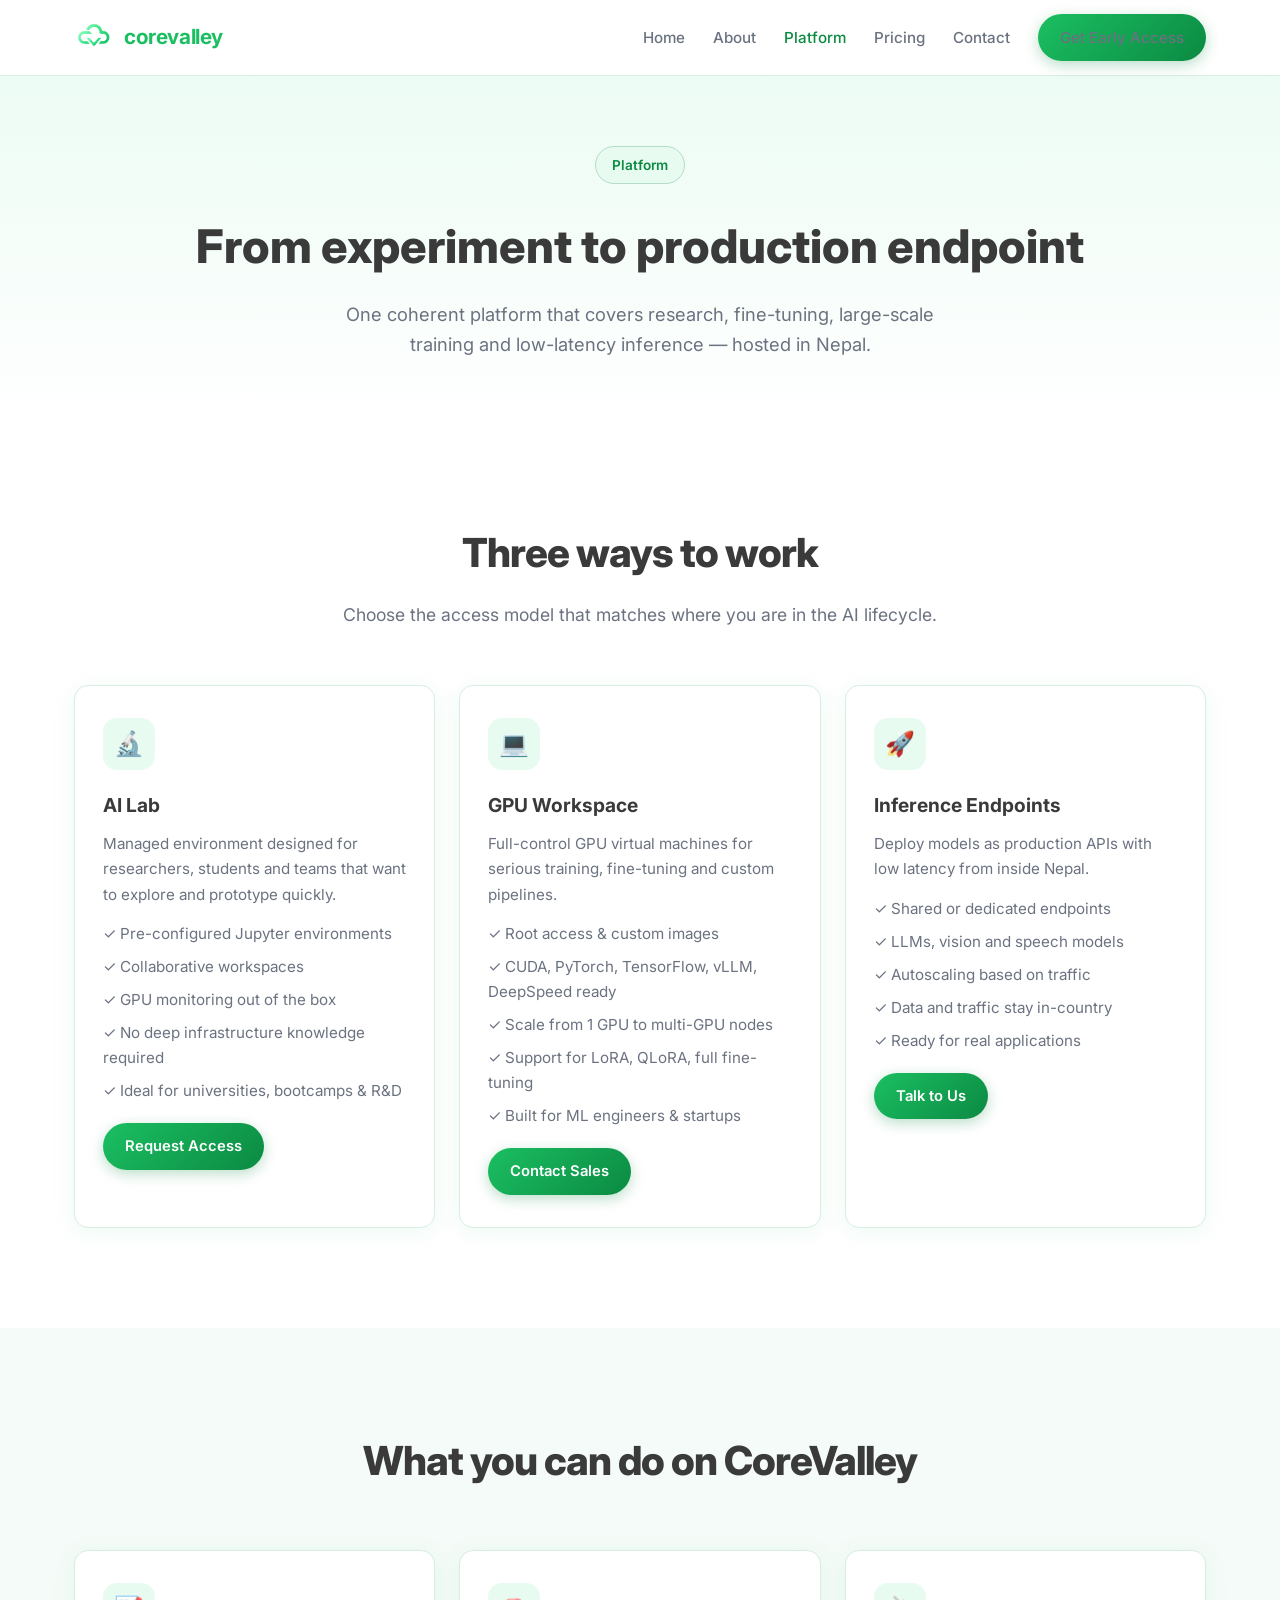
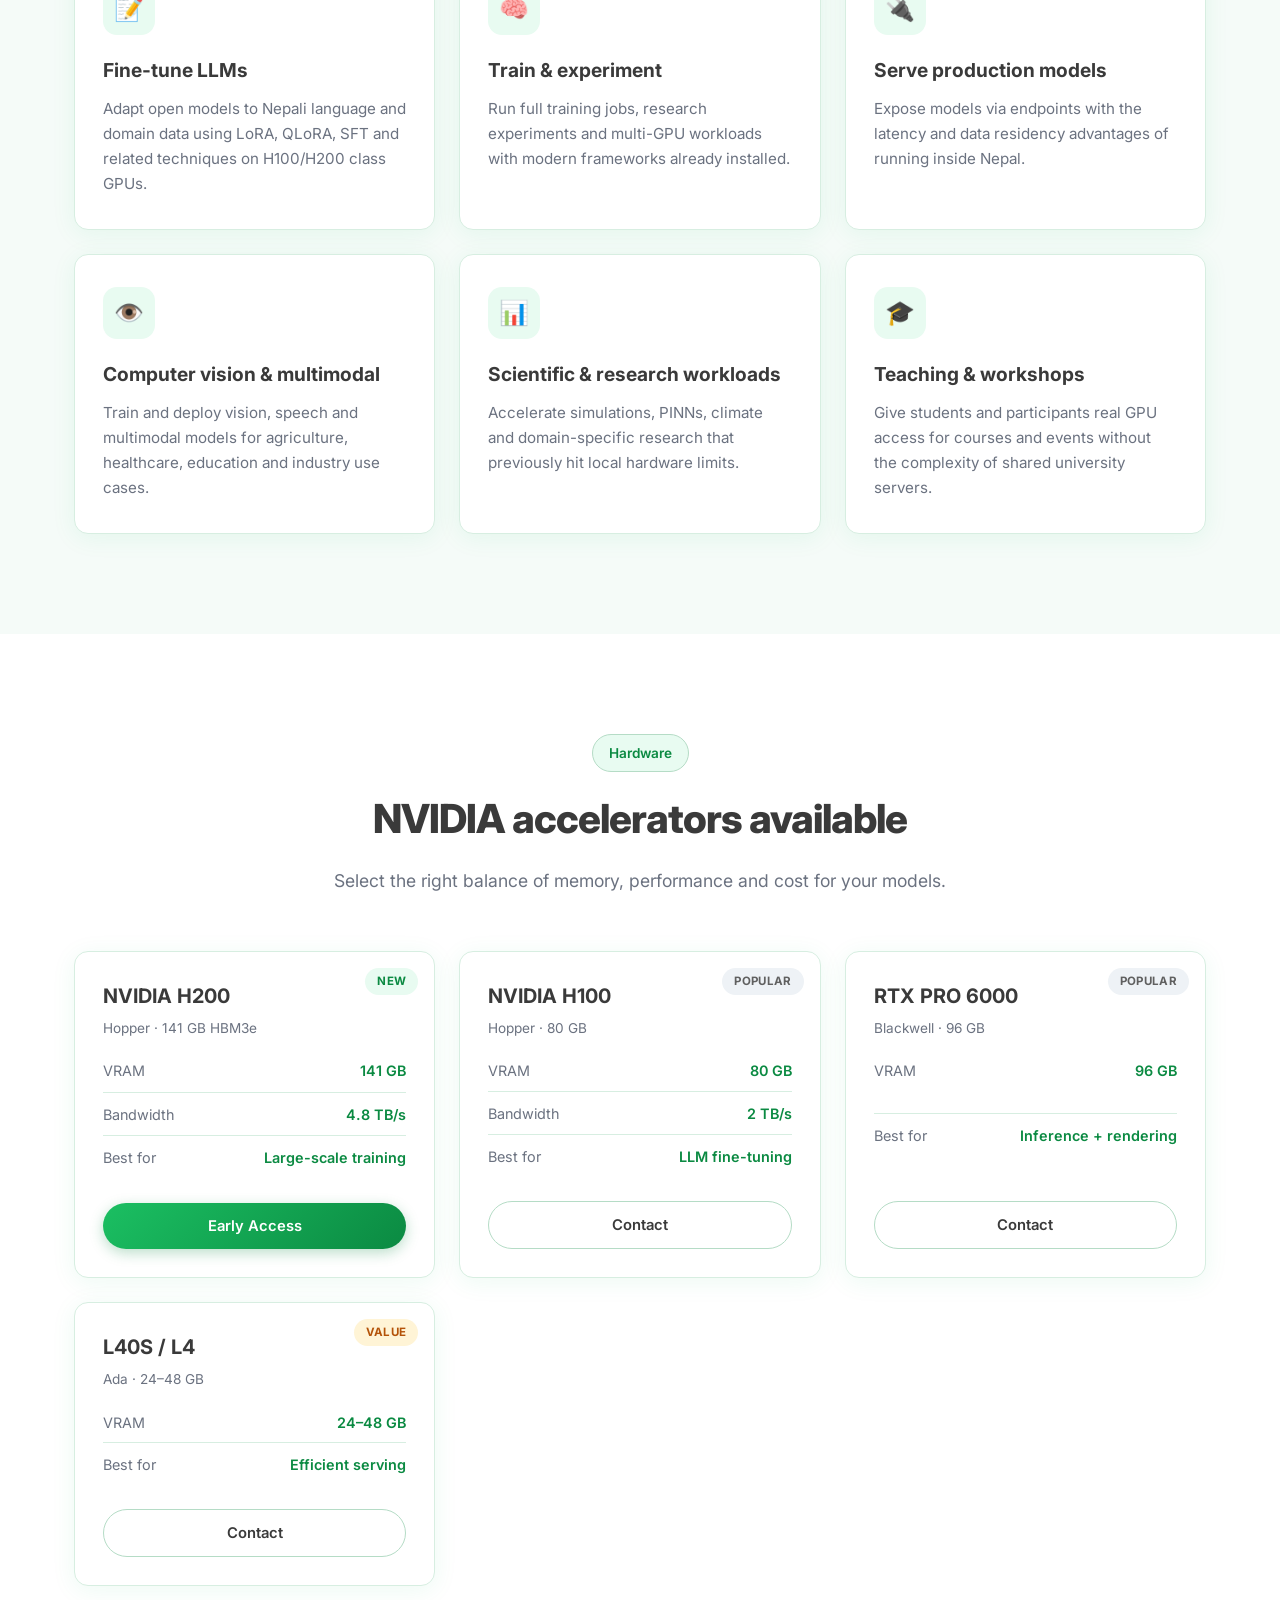
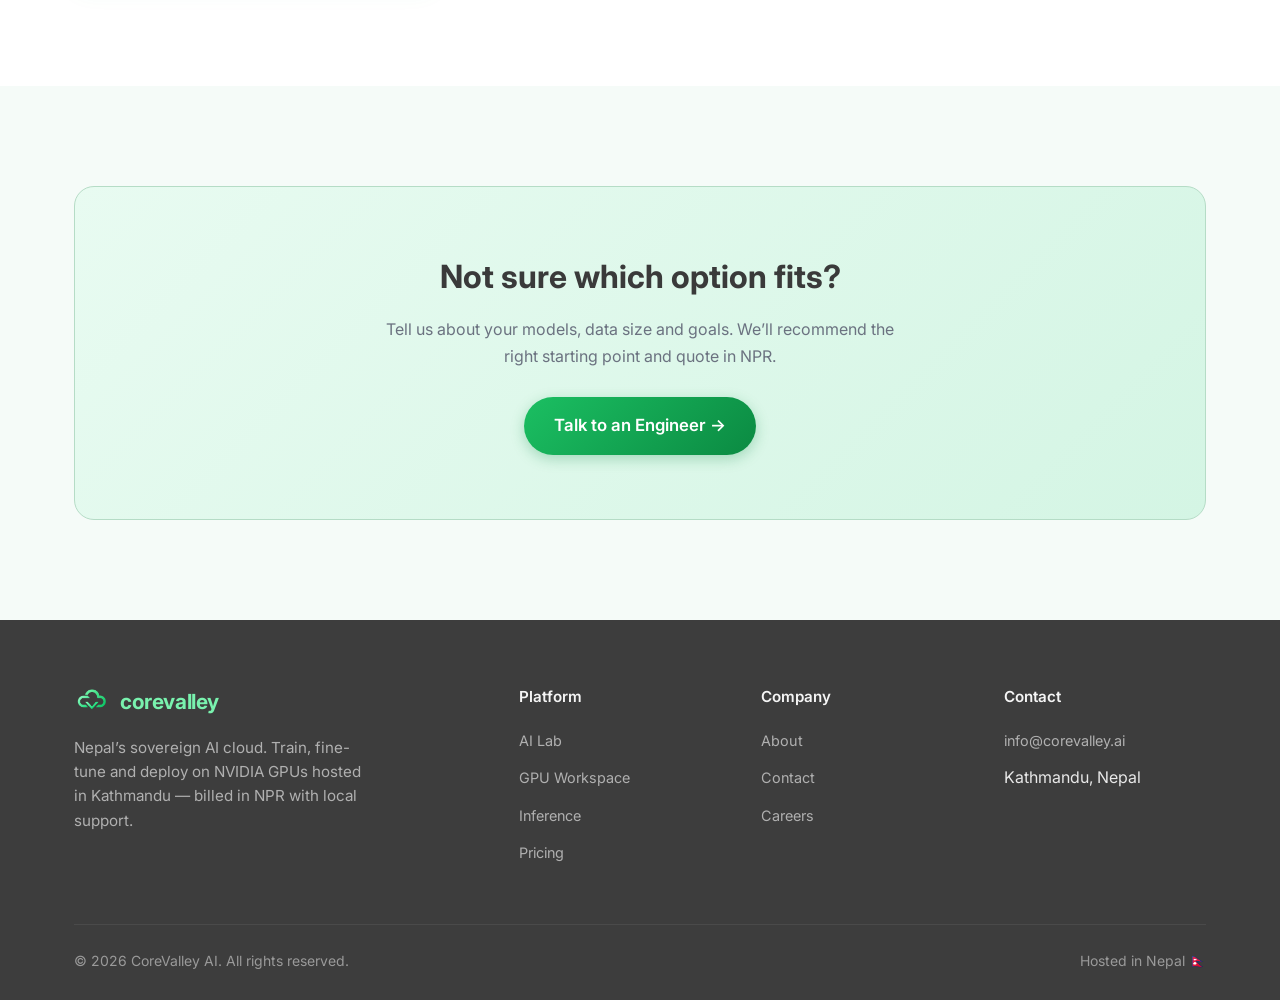
<file: services.html>
<!DOCTYPE html>
<html lang="en">
<head>
  <meta charset="UTF-8">
  <meta name="viewport" content="width=device-width, initial-scale=1.0">
  <title>Platform — CoreValley AI</title>
  <meta name="description" content="CoreValley AI Platform: AI Lab for research, GPU Workspace for training & fine-tuning, and inference endpoints — all on NVIDIA GPUs in Nepal.">
  <link rel="preconnect" href="https://fonts.googleapis.com">
  <link rel="preconnect" href="https://fonts.gstatic.com" crossorigin>
  <link href="https://fonts.googleapis.com/css2?family=Inter:wght@400;500;600;700;800&display=swap" rel="stylesheet">
  <link rel="stylesheet" href="css/style.css">
  <link rel="icon" href="images/logo.png" type="image/png">
</head>
<body>
  <header class="header">
    <div class="container nav">
      <a href="index.html" class="logo">
        <img src="images/logo.png" alt="CoreValley AI">
        <span>corevalley</span>
      </a>
      <nav class="nav-links">
        <a href="index.html">Home</a>
        <a href="about.html">About</a>
        <a href="services.html" class="active">Platform</a>
        <a href="pricing.html">Pricing</a>
        <a href="contact.html">Contact</a>
        <a href="contact.html" class="btn btn-primary">Get Early Access</a>
      </nav>
      <button class="menu-toggle" aria-label="Toggle menu">
        <span></span><span></span><span></span>
      </button>
    </div>
  </header>

  <section class="page-hero">
    <div class="container">
      <div class="badge">Platform</div>
      <h1>From experiment to production endpoint</h1>
      <p>One coherent platform that covers research, fine-tuning, large-scale training and low-latency inference — hosted in Nepal.</p>
    </div>
  </section>

  <!-- Three pillars -->
  <section>
    <div class="container">
      <div class="section-header">
        <h2>Three ways to work</h2>
        <p>Choose the access model that matches where you are in the AI lifecycle.</p>
      </div>
      <div class="features-grid" style="grid-template-columns: repeat(auto-fit, minmax(320px, 1fr));">
        <div class="feature-card">
          <div class="feature-icon">🔬</div>
          <h3>AI Lab</h3>
          <p style="margin-bottom:14px;">Managed environment designed for researchers, students and teams that want to explore and prototype quickly.</p>
          <ul style="color:var(--text-muted);font-size:0.95rem;margin-bottom:20px;">
            <li style="margin-bottom:8px;">✓ Pre-configured Jupyter environments</li>
            <li style="margin-bottom:8px;">✓ Collaborative workspaces</li>
            <li style="margin-bottom:8px;">✓ GPU monitoring out of the box</li>
            <li style="margin-bottom:8px;">✓ No deep infrastructure knowledge required</li>
            <li>✓ Ideal for universities, bootcamps & R&D</li>
          </ul>
          <a href="contact.html" class="btn btn-primary">Request Access</a>
        </div>
        <div class="feature-card">
          <div class="feature-icon">💻</div>
          <h3>GPU Workspace</h3>
          <p style="margin-bottom:14px;">Full-control GPU virtual machines for serious training, fine-tuning and custom pipelines.</p>
          <ul style="color:var(--text-muted);font-size:0.95rem;margin-bottom:20px;">
            <li style="margin-bottom:8px;">✓ Root access & custom images</li>
            <li style="margin-bottom:8px;">✓ CUDA, PyTorch, TensorFlow, vLLM, DeepSpeed ready</li>
            <li style="margin-bottom:8px;">✓ Scale from 1 GPU to multi-GPU nodes</li>
            <li style="margin-bottom:8px;">✓ Support for LoRA, QLoRA, full fine-tuning</li>
            <li>✓ Built for ML engineers & startups</li>
          </ul>
          <a href="contact.html" class="btn btn-primary">Contact Sales</a>
        </div>
        <div class="feature-card">
          <div class="feature-icon">🚀</div>
          <h3>Inference Endpoints</h3>
          <p style="margin-bottom:14px;">Deploy models as production APIs with low latency from inside Nepal.</p>
          <ul style="color:var(--text-muted);font-size:0.95rem;margin-bottom:20px;">
            <li style="margin-bottom:8px;">✓ Shared or dedicated endpoints</li>
            <li style="margin-bottom:8px;">✓ LLMs, vision and speech models</li>
            <li style="margin-bottom:8px;">✓ Autoscaling based on traffic</li>
            <li style="margin-bottom:8px;">✓ Data and traffic stay in-country</li>
            <li>✓ Ready for real applications</li>
          </ul>
          <a href="contact.html" class="btn btn-primary">Talk to Us</a>
        </div>
      </div>
    </div>
  </section>

  <!-- Capabilities -->
  <section class="bg-alt">
    <div class="container">
      <div class="section-header">
        <h2>What you can do on CoreValley</h2>
      </div>
      <div class="features-grid">
        <div class="feature-card">
          <div class="feature-icon">📝</div>
          <h3>Fine-tune LLMs</h3>
          <p>Adapt open models to Nepali language and domain data using LoRA, QLoRA, SFT and related techniques on H100/H200 class GPUs.</p>
        </div>
        <div class="feature-card">
          <div class="feature-icon">🧠</div>
          <h3>Train & experiment</h3>
          <p>Run full training jobs, research experiments and multi-GPU workloads with modern frameworks already installed.</p>
        </div>
        <div class="feature-card">
          <div class="feature-icon">🔌</div>
          <h3>Serve production models</h3>
          <p>Expose models via endpoints with the latency and data residency advantages of running inside Nepal.</p>
        </div>
        <div class="feature-card">
          <div class="feature-icon">👁️</div>
          <h3>Computer vision & multimodal</h3>
          <p>Train and deploy vision, speech and multimodal models for agriculture, healthcare, education and industry use cases.</p>
        </div>
        <div class="feature-card">
          <div class="feature-icon">📊</div>
          <h3>Scientific & research workloads</h3>
          <p>Accelerate simulations, PINNs, climate and domain-specific research that previously hit local hardware limits.</p>
        </div>
        <div class="feature-card">
          <div class="feature-icon">🎓</div>
          <h3>Teaching & workshops</h3>
          <p>Give students and participants real GPU access for courses and events without the complexity of shared university servers.</p>
        </div>
      </div>
    </div>
  </section>

  <!-- Hardware catalog -->
  <section>
    <div class="container">
      <div class="section-header">
        <div class="badge">Hardware</div>
        <h2>NVIDIA accelerators available</h2>
        <p>Select the right balance of memory, performance and cost for your models.</p>
      </div>
      <div class="gpu-grid">
        <div class="gpu-card">
          <span class="tag new">New</span>
          <h3>NVIDIA H200</h3>
          <div class="arch">Hopper · 141 GB HBM3e</div>
          <div class="gpu-specs">
            <div><span>VRAM</span><span>141 GB</span></div>
            <div><span>Bandwidth</span><span>4.8 TB/s</span></div>
            <div><span>Best for</span><span>Large-scale training</span></div>
          </div>
          <a href="contact.html" class="btn btn-primary">Early Access</a>
        </div>
        <div class="gpu-card">
          <span class="tag popular">Popular</span>
          <h3>NVIDIA H100</h3>
          <div class="arch">Hopper · 80 GB</div>
          <div class="gpu-specs">
            <div><span>VRAM</span><span>80 GB</span></div>
            <div><span>Bandwidth</span><span>2 TB/s</span></div>
            <div><span>Best for</span><span>LLM fine-tuning</span></div>
          </div>
          <a href="contact.html" class="btn btn-outline">Contact</a>
        </div>
        <div class="gpu-card">
          <span class="tag popular">Popular</span>
          <h3>RTX PRO 6000</h3>
          <div class="arch">Blackwell · 96 GB</div>
          <div class="gpu-specs">
            <div><span>VRAM</span><span>96 GB</span></div>
            <div><span>Best for</span><span>Inference + rendering</span></div>
          </div>
          <a href="contact.html" class="btn btn-outline">Contact</a>
        </div>
        <div class="gpu-card">
          <span class="tag value">Value</span>
          <h3>L40S / L4</h3>
          <div class="arch">Ada · 24–48 GB</div>
          <div class="gpu-specs">
            <div><span>VRAM</span><span>24–48 GB</span></div>
            <div><span>Best for</span><span>Efficient serving</span></div>
          </div>
          <a href="contact.html" class="btn btn-outline">Contact</a>
        </div>
      </div>
    </div>
  </section>

  <section class="bg-alt">
    <div class="container">
      <div class="cta-banner">
        <h2>Not sure which option fits?</h2>
        <p>Tell us about your models, data size and goals. We’ll recommend the right starting point and quote in NPR.</p>
        <a href="contact.html" class="btn btn-primary btn-lg">Talk to an Engineer →</a>
      </div>
    </div>
  </section>

  <footer class="footer">
    <div class="container">
      <div class="footer-grid">
        <div class="footer-brand">
          <a href="index.html" class="logo">
            <img src="images/logo.png" alt="CoreValley" style="height:36px">
            <span>corevalley</span>
          </a>
          <p>Nepal’s sovereign AI cloud. Train, fine-tune and deploy on NVIDIA GPUs hosted in Kathmandu — billed in NPR with local support.</p>
        </div>
        <div>
          <h4>Platform</h4>
          <ul>
            <li><a href="services.html">AI Lab</a></li>
            <li><a href="services.html">GPU Workspace</a></li>
            <li><a href="services.html">Inference</a></li>
            <li><a href="pricing.html">Pricing</a></li>
          </ul>
        </div>
        <div>
          <h4>Company</h4>
          <ul>
            <li><a href="about.html">About</a></li>
            <li><a href="contact.html">Contact</a></li>
            <li><a href="https://www.linkedin.com/company/corevalleyai/jobs/">Careers</a></li>
          </ul>
        </div>
        <div>
          <h4>Contact</h4>
          <ul>
            <li><a href="mailto:info@corevalley.ai">info@corevalley.ai</a></li>
            <li>Kathmandu, Nepal</li>
          </ul>
        </div>
      </div>
      <div class="footer-bottom">
        <span>© 2026 CoreValley AI. All rights reserved.</span>
        <span>Hosted in Nepal 🇳🇵</span>
      </div>
    </div>
  </footer>

  <script src="js/main.js"></script>
</body>
</html>
</file>
<file: css/style.css>
/* CoreValley AI — palette sampled from the logo
   Cloud mint  #79F2AE / #7EF5B5
   Valley mark #28DB75 / #29D967
   Right cloud #1BBF62 / #27D176
   "core" gray #606060
*/
:root {
  --primary: #1BBF62;
  --primary-dark: #0B8A42;
  --primary-light: #79F2AE;
  --primary-soft: #E8FBF1;
  --accent: #606060;
  --accent-hover: #3D3D3D;
  --bg: #ffffff;
  --bg-alt: #F5FBF8;
  --bg-card: #ffffff;
  --text: #3A3A3A;
  --text-muted: #6B7280;
  --text-light: #9CA3AF;
  --border: #D7EEE1;
  --border-strong: #B5DCC6;
  --shadow: 0 4px 24px rgba(27, 191, 98, 0.08);
  --shadow-lg: 0 12px 40px rgba(27, 191, 98, 0.12);
  --radius: 14px;
  --nav-height: 76px;
  --transition: all 0.25s ease;
}

* {
  margin: 0;
  padding: 0;
  box-sizing: border-box;
}

html {
  scroll-behavior: smooth;
}

body {
  font-family: 'Inter', system-ui, -apple-system, BlinkMacSystemFont, 'Segoe UI', Roboto, sans-serif;
  background: var(--bg);
  color: var(--text);
  line-height: 1.65;
  overflow-x: hidden;
  -webkit-font-smoothing: antialiased;
}

a {
  color: inherit;
  text-decoration: none;
  transition: var(--transition);
}

img {
  max-width: 100%;
  height: auto;
  display: block;
}

ul {
  list-style: none;
}

.container {
  width: 100%;
  max-width: 1180px;
  margin: 0 auto;
  padding: 0 24px;
}

/* ========== HEADER / NAV ========== */
.header {
  position: fixed;
  top: 0;
  left: 0;
  right: 0;
  height: var(--nav-height);
  background: rgba(255, 255, 255, 0.92);
  backdrop-filter: blur(16px);
  border-bottom: 1px solid var(--border);
  z-index: 1000;
  transition: var(--transition);
}

.header.scrolled {
  box-shadow: 0 2px 16px rgba(58, 58, 58, 0.06);
}

.nav {
  display: flex;
  align-items: center;
  justify-content: space-between;
  height: 100%;
}

.logo {
  display: flex;
  align-items: center;
  gap: 10px;
  font-weight: 700;
  font-size: 1.3rem;
  letter-spacing: -0.02em;
  color: var(--text);
}

.logo img {
  height: 40px;
  width: auto;
}

.logo span {
  color: var(--primary);
}

.nav-links {
  display: flex;
  align-items: center;
  gap: 28px;
}

.nav-links a {
  font-size: 0.95rem;
  font-weight: 500;
  color: var(--text-muted);
}

.nav-links a:hover,
.nav-links a.active {
  color: var(--primary-dark);
}

.btn {
  display: inline-flex;
  align-items: center;
  justify-content: center;
  gap: 8px;
  padding: 11px 22px;
  border-radius: 50px;
  font-weight: 600;
  font-size: 0.925rem;
  cursor: pointer;
  border: none;
  transition: var(--transition);
}

.btn-primary {
  background: linear-gradient(135deg, var(--primary) 0%, var(--primary-dark) 100%);
  color: #fff;
  box-shadow: 0 4px 14px rgba(11, 138, 66, 0.28);
}

.btn-primary:hover {
  transform: translateY(-1px);
  box-shadow: 0 6px 20px rgba(11, 138, 66, 0.38);
}

.btn-accent {
  background: var(--accent);
  color: #fff;
}

.btn-accent:hover {
  background: var(--accent-hover);
  transform: translateY(-1px);
}

.btn-outline {
  background: transparent;
  border: 1.5px solid var(--border-strong);
  color: var(--text);
}

.btn-outline:hover {
  border-color: var(--primary);
  color: var(--primary-dark);
  background: var(--primary-soft);
}

.btn-lg {
  padding: 15px 30px;
  font-size: 1.05rem;
}

/* Mobile menu */
.menu-toggle {
  display: none;
  flex-direction: column;
  gap: 5px;
  background: none;
  border: none;
  cursor: pointer;
  padding: 8px;
}

.menu-toggle span {
  display: block;
  width: 22px;
  height: 2px;
  background: var(--text);
  transition: var(--transition);
  border-radius: 2px;
}

.menu-toggle.active span:nth-child(1) {
  transform: rotate(45deg) translate(5px, 5px);
}
.menu-toggle.active span:nth-child(2) {
  opacity: 0;
}
.menu-toggle.active span:nth-child(3) {
  transform: rotate(-45deg) translate(5px, -5px);
}

/* ========== HERO ========== */
.hero {
  position: relative;
  min-height: 92vh;
  display: flex;
  align-items: center;
  padding: calc(var(--nav-height) + 40px) 0 80px;
  overflow: hidden;
  background: linear-gradient(180deg, var(--primary-soft) 0%, var(--bg) 60%);
}

.hero::before {
  content: '';
  position: absolute;
  top: 10%;
  right: -10%;
  width: 70%;
  height: 80%;
  background: radial-gradient(ellipse at center, rgba(121, 242, 174, 0.35) 0%, transparent 70%);
  pointer-events: none;
}

.hero-content {
  position: relative;
  z-index: 2;
  max-width: 680px;
}

.badge {
  display: inline-flex;
  align-items: center;
  gap: 8px;
  padding: 7px 16px;
  background: var(--primary-soft);
  border: 1px solid var(--border-strong);
  border-radius: 50px;
  font-size: 0.85rem;
  font-weight: 600;
  color: var(--primary-dark);
  margin-bottom: 24px;
}

.hero h1 {
  font-size: clamp(2.5rem, 5.2vw, 3.75rem);
  font-weight: 800;
  line-height: 1.12;
  letter-spacing: -0.03em;
  color: var(--text);
  margin-bottom: 22px;
}

.hero h1 .highlight {
  background: linear-gradient(135deg, var(--primary) 0%, var(--primary-dark) 100%);
  -webkit-background-clip: text;
  -webkit-text-fill-color: transparent;
  background-clip: text;
}

.hero p {
  font-size: 1.2rem;
  color: var(--text-muted);
  margin-bottom: 36px;
  max-width: 560px;
  line-height: 1.7;
}

.hero-cta {
  display: flex;
  flex-wrap: wrap;
  gap: 14px;
  margin-bottom: 40px;
}

.hero-features {
  display: flex;
  flex-wrap: wrap;
  gap: 10px;
}

.hero-features span {
  display: inline-flex;
  align-items: center;
  gap: 6px;
  padding: 8px 16px;
  background: #fff;
  border: 1px solid var(--border);
  border-radius: 50px;
  font-size: 0.875rem;
  color: var(--text-muted);
  box-shadow: var(--shadow);
}

.hero-features span::before {
  content: '✓';
  color: var(--primary);
  font-weight: 700;
}

/* ========== SECTIONS ========== */
section {
  padding: 100px 0;
}

.section-header {
  text-align: center;
  max-width: 680px;
  margin: 0 auto 56px;
}

.section-header .badge {
  margin-bottom: 14px;
}

.section-header h2 {
  font-size: clamp(1.9rem, 3.8vw, 2.5rem);
  font-weight: 800;
  letter-spacing: -0.025em;
  color: var(--text);
  margin-bottom: 14px;
}

.section-header p {
  color: var(--text-muted);
  font-size: 1.1rem;
}

/* Features Grid */
.features-grid {
  display: grid;
  grid-template-columns: repeat(auto-fit, minmax(300px, 1fr));
  gap: 24px;
}

.feature-card {
  background: var(--bg-card);
  border: 1px solid var(--border);
  border-radius: var(--radius);
  padding: 32px 28px;
  transition: var(--transition);
  box-shadow: var(--shadow);
}

.feature-card:hover {
  border-color: var(--primary-light);
  transform: translateY(-4px);
  box-shadow: var(--shadow-lg);
}

.feature-icon {
  width: 52px;
  height: 52px;
  display: flex;
  align-items: center;
  justify-content: center;
  background: var(--primary-soft);
  border-radius: 14px;
  font-size: 1.5rem;
  margin-bottom: 20px;
}

.feature-card h3 {
  font-size: 1.2rem;
  font-weight: 700;
  color: var(--text);
  margin-bottom: 10px;
}

.feature-card p {
  color: var(--text-muted);
  font-size: 0.95rem;
}

/* GPU Cards */
.gpu-grid {
  display: grid;
  grid-template-columns: repeat(auto-fit, minmax(270px, 1fr));
  gap: 24px;
}

.gpu-card {
  background: var(--bg-card);
  border: 1px solid var(--border);
  border-radius: var(--radius);
  padding: 28px;
  position: relative;
  transition: var(--transition);
  display: flex;
  flex-direction: column;
  box-shadow: var(--shadow);
}

.gpu-card:hover {
  border-color: var(--primary);
  box-shadow: 0 0 0 1px var(--primary), var(--shadow-lg);
}

.gpu-card .tag {
  position: absolute;
  top: 16px;
  right: 16px;
  padding: 4px 12px;
  border-radius: 50px;
  font-size: 0.72rem;
  font-weight: 700;
  text-transform: uppercase;
  letter-spacing: 0.03em;
}

.tag.new {
  background: var(--primary-soft);
  color: var(--primary-dark);
}
.tag.popular {
  background: #EEF2F6;
  color: var(--accent);
}
.tag.value {
  background: #FFF4D6;
  color: #B45309;
}

.gpu-card h3 {
  font-size: 1.25rem;
  font-weight: 700;
  color: var(--text);
  margin-bottom: 4px;
}

.gpu-card .arch {
  font-size: 0.85rem;
  color: var(--text-muted);
  margin-bottom: 20px;
}

.gpu-specs {
  display: grid;
  gap: 10px;
  margin-bottom: 24px;
  flex-grow: 1;
}

.gpu-specs div {
  display: flex;
  justify-content: space-between;
  font-size: 0.9rem;
  padding-bottom: 8px;
  border-bottom: 1px solid var(--border);
}

.gpu-specs div:last-child {
  border-bottom: none;
}

.gpu-specs span:first-child {
  color: var(--text-muted);
}

.gpu-specs span:last-child {
  font-weight: 600;
  color: var(--primary-dark);
}

.gpu-card .btn {
  width: 100%;
  margin-top: auto;
}

/* Problem / Solution */
.two-col {
  display: grid;
  grid-template-columns: 1fr 1fr;
  gap: 40px;
  align-items: start;
}

.problem-list,
.solution-list {
  display: flex;
  flex-direction: column;
  gap: 16px;
}

.problem-item,
.solution-item {
  display: flex;
  gap: 16px;
  padding: 20px;
  background: var(--bg-card);
  border-radius: var(--radius);
  border: 1px solid var(--border);
  box-shadow: var(--shadow);
}

.problem-item .icon {
  color: #ef4444;
  font-size: 1.35rem;
  flex-shrink: 0;
}

.solution-item .icon {
  color: var(--primary);
  font-size: 1.35rem;
  flex-shrink: 0;
}

.problem-item h4,
.solution-item h4 {
  font-size: 1.05rem;
  margin-bottom: 4px;
  color: var(--text);
}

.problem-item p,
.solution-item p {
  font-size: 0.9rem;
  color: var(--text-muted);
}

/* Steps */
.steps {
  display: grid;
  grid-template-columns: repeat(auto-fit, minmax(230px, 1fr));
  gap: 28px;
  counter-reset: step;
}

.step {
  position: relative;
  padding: 36px 24px 28px;
  background: var(--bg-card);
  border: 1px solid var(--border);
  border-radius: var(--radius);
  text-align: center;
  box-shadow: var(--shadow);
}

.step::before {
  counter-increment: step;
  content: counter(step);
  position: absolute;
  top: -16px;
  left: 50%;
  transform: translateX(-50%);
  width: 36px;
  height: 36px;
  background: linear-gradient(135deg, var(--primary), var(--primary-dark));
  color: #fff;
  font-weight: 800;
  border-radius: 50%;
  display: flex;
  align-items: center;
  justify-content: center;
  font-size: 1rem;
  box-shadow: 0 4px 12px rgba(11, 138, 66, 0.3);
}

.step h3 {
  margin: 12px 0 8px;
  font-size: 1.15rem;
  color: var(--text);
}

.step p {
  color: var(--text-muted);
  font-size: 0.9rem;
}

/* Comparison Table */
.comparison {
  overflow-x: auto;
  border-radius: var(--radius);
  box-shadow: var(--shadow);
  border: 1px solid var(--border);
}

.comparison table {
  width: 100%;
  border-collapse: collapse;
  background: var(--bg-card);
}

.comparison th,
.comparison td {
  padding: 16px 22px;
  text-align: left;
  border-bottom: 1px solid var(--border);
}

.comparison th {
  background: var(--primary-soft);
  font-weight: 600;
  color: var(--primary-dark);
}

.comparison tr:last-child td {
  border-bottom: none;
}

.comparison .check {
  color: var(--primary-dark);
  font-weight: 700;
}

.comparison .cross {
  color: #ef4444;
}

/* CTA Banner */
.cta-banner {
  background: linear-gradient(135deg, var(--primary-soft) 0%, #D4F5E4 100%);
  border: 1px solid var(--border-strong);
  border-radius: 20px;
  padding: 64px 40px;
  text-align: center;
}

.cta-banner h2 {
  font-size: 2rem;
  color: var(--text);
  margin-bottom: 12px;
}

.cta-banner p {
  color: var(--text-muted);
  margin-bottom: 28px;
  max-width: 520px;
  margin-left: auto;
  margin-right: auto;
}

/* ========== CONTACT ========== */
.contact-grid {
  display: grid;
  grid-template-columns: 1fr 1.25fr;
  gap: 48px;
}

.contact-info h3 {
  font-size: 1.4rem;
  color: var(--text);
  margin-bottom: 16px;
}

.contact-item {
  display: flex;
  gap: 16px;
  margin-bottom: 24px;
}

.contact-item .icon {
  width: 48px;
  height: 48px;
  background: var(--primary-soft);
  border-radius: 12px;
  display: flex;
  align-items: center;
  justify-content: center;
  font-size: 1.25rem;
  flex-shrink: 0;
}

.contact-item h4 {
  font-size: 0.95rem;
  margin-bottom: 3px;
  color: var(--text);
}

.contact-item p,
.contact-item a {
  color: var(--text-muted);
  font-size: 0.95rem;
}

.contact-item a:hover {
  color: var(--primary-dark);
}

.contact-form {
  background: var(--bg-card);
  border: 1px solid var(--border);
  border-radius: var(--radius);
  padding: 36px;
  box-shadow: var(--shadow);
}

.form-group {
  margin-bottom: 18px;
}

.form-group label {
  display: block;
  font-size: 0.9rem;
  font-weight: 500;
  margin-bottom: 7px;
  color: var(--text-muted);
}

.form-group input,
.form-group select,
.form-group textarea {
  width: 100%;
  padding: 12px 16px;
  background: var(--bg-alt);
  border: 1px solid var(--border);
  border-radius: 10px;
  color: var(--text);
  font-size: 1rem;
  font-family: inherit;
  transition: var(--transition);
}

.form-group input:focus,
.form-group select:focus,
.form-group textarea:focus {
  outline: none;
  border-color: var(--primary);
  box-shadow: 0 0 0 3px rgba(27, 191, 98, 0.18);
  background: #fff;
}

.form-group textarea {
  min-height: 120px;
  resize: vertical;
}

.form-row {
  display: grid;
  grid-template-columns: 1fr 1fr;
  gap: 16px;
}

.hp-field {
  position: absolute;
  left: -9999px;
  height: 0;
  width: 0;
  opacity: 0;
}

.form-status {
  min-height: 1.2em;
  font-size: 0.9rem;
  margin: 0 0 12px;
}

.form-status.success {
  color: var(--primary-dark);
}

.form-status.error {
  color: #b91c1c;
}

/* ========== FOOTER ========== */
.footer {
  background: var(--accent-hover);
  color: #e8e8e8;
  padding: 64px 0 28px;
}

.footer-grid {
  display: grid;
  grid-template-columns: 2fr 1fr 1fr 1fr;
  gap: 40px;
  margin-bottom: 48px;
}

.footer-brand .logo span {
  color: var(--primary-light);
}

.footer-brand p {
  color: #b0b0b0;
  font-size: 0.95rem;
  margin-top: 16px;
  max-width: 300px;
  line-height: 1.6;
}

.footer h4 {
  font-size: 0.95rem;
  font-weight: 600;
  margin-bottom: 18px;
  color: #f5f5f5;
}

.footer ul li {
  margin-bottom: 11px;
}

.footer ul a {
  color: #b0b0b0;
  font-size: 0.9rem;
}

.footer ul a:hover {
  color: var(--primary-light);
}

.footer-bottom {
  display: flex;
  justify-content: space-between;
  align-items: center;
  padding-top: 24px;
  border-top: 1px solid #4a4a4a;
  font-size: 0.875rem;
  color: #9a9a9a;
}

/* ========== PAGE HERO (inner pages) ========== */
.page-hero {
  padding: calc(var(--nav-height) + 70px) 0 60px;
  background: linear-gradient(180deg, var(--primary-soft) 0%, var(--bg) 100%);
  text-align: center;
}

.page-hero h1 {
  font-size: clamp(2.1rem, 4vw, 2.9rem);
  font-weight: 800;
  color: var(--text);
  margin-bottom: 14px;
}

.page-hero p {
  color: var(--text-muted);
  font-size: 1.15rem;
  max-width: 600px;
  margin: 0 auto;
}

/* ========== ABOUT ========== */
.about-content {
  display: grid;
  grid-template-columns: 1fr 1fr;
  gap: 60px;
  align-items: center;
}

.about-text h2 {
  font-size: 2rem;
  color: var(--text);
  margin-bottom: 18px;
}

.about-text p {
  color: var(--text-muted);
  margin-bottom: 16px;
}

.stats {
  display: grid;
  grid-template-columns: repeat(2, 1fr);
  gap: 20px;
  margin-top: 28px;
}

.stat {
  text-align: center;
  padding: 24px 16px;
  background: var(--bg-card);
  border-radius: var(--radius);
  border: 1px solid var(--border);
  box-shadow: var(--shadow);
}

.stat .number {
  font-size: 2rem;
  font-weight: 800;
  color: var(--primary-dark);
}

.stat .label {
  font-size: 0.9rem;
  color: var(--text-muted);
  margin-top: 4px;
}

/* ========== RESPONSIVE ========== */
@media (max-width: 900px) {
  .nav-links {
    position: fixed;
    top: var(--nav-height);
    left: 0;
    right: 0;
    background: #fff;
    flex-direction: column;
    padding: 28px 24px;
    gap: 18px;
    border-bottom: 1px solid var(--border);
    transform: translateY(-130%);
    opacity: 0;
    pointer-events: none;
    transition: var(--transition);
    box-shadow: var(--shadow-lg);
  }

  .nav-links.open {
    transform: translateY(0);
    opacity: 1;
    pointer-events: auto;
  }

  .menu-toggle {
    display: flex;
  }

  .two-col,
  .contact-grid,
  .about-content,
  .footer-grid {
    grid-template-columns: 1fr;
  }

  .form-row {
    grid-template-columns: 1fr;
  }

  .hero-content {
    max-width: 100%;
  }
}

@media (max-width: 600px) {
  section {
    padding: 70px 0;
  }

  .cta-banner {
    padding: 40px 24px;
  }

  .footer-bottom {
    flex-direction: column;
    gap: 12px;
    text-align: center;
  }
}

/* Utility */
.text-center { text-align: center; }
.mt-40 { margin-top: 40px; }
.bg-alt { background: var(--bg-alt); }
</file>
